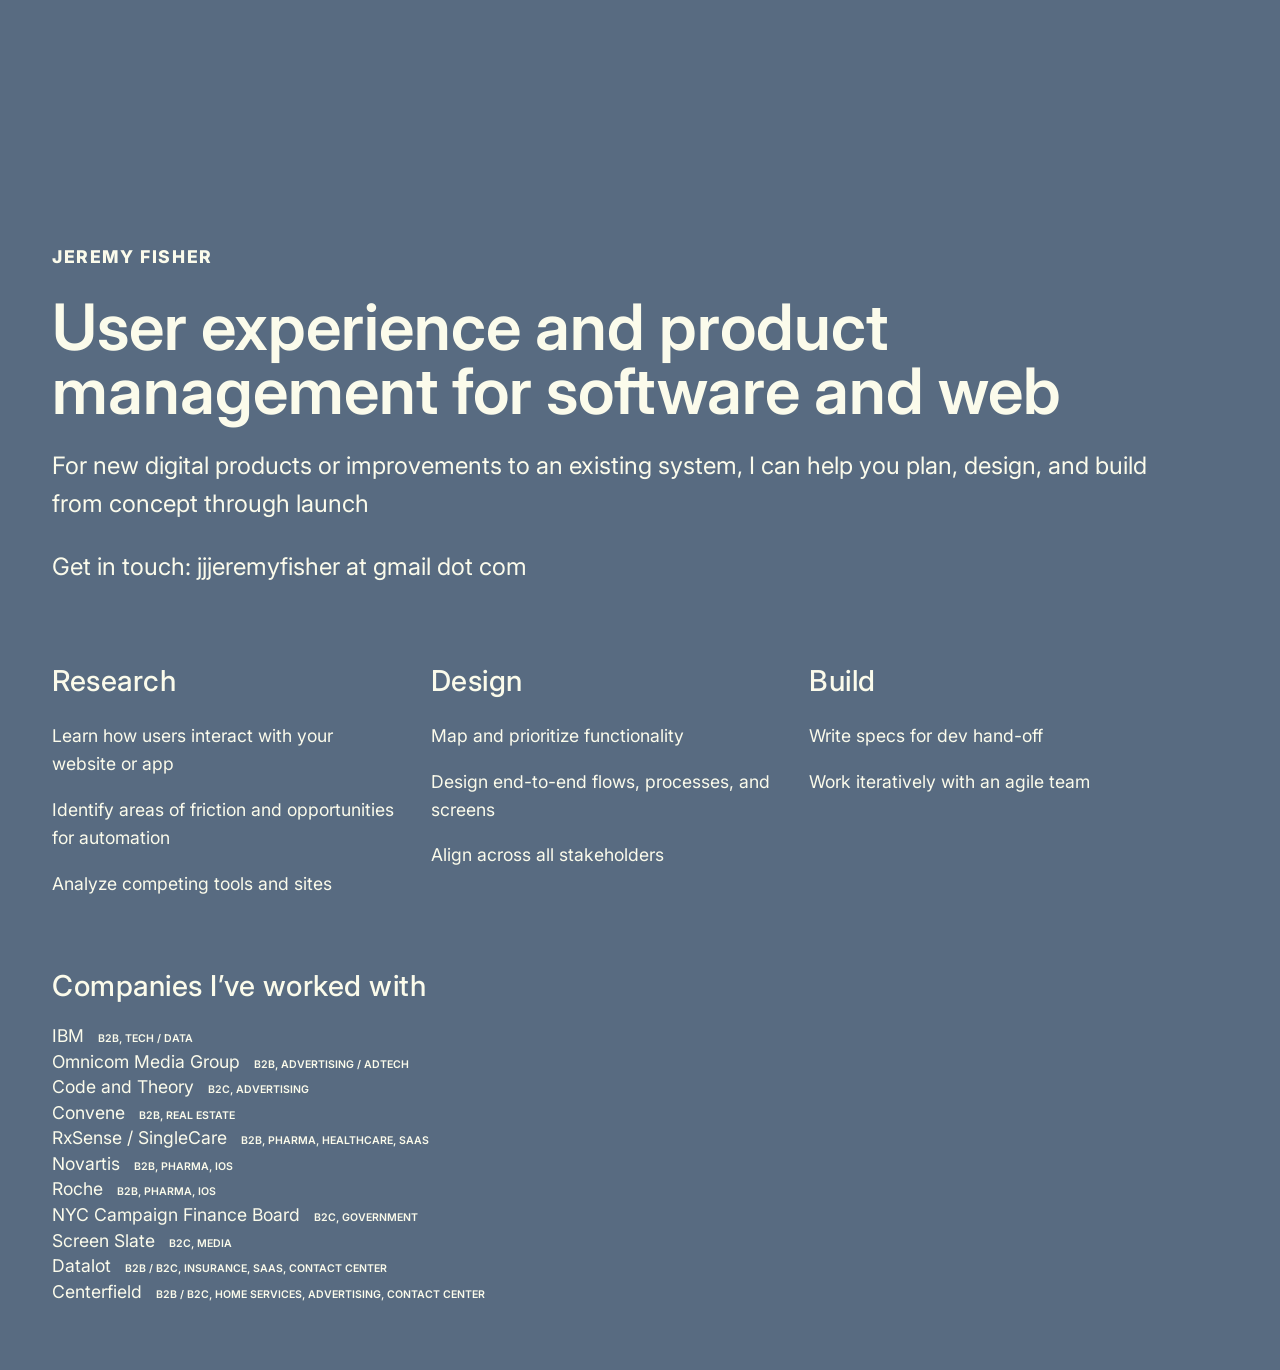
<file: index.html>
<!DOCTYPE html>
<html lang="en">
<head>
    <meta charset="UTF-8">
    <meta name="viewport" content="width=device-width, initial-scale=1.0">
    <link rel="preconnect" href="https://fonts.googleapis.com">
    <link rel="preconnect" href="https://fonts.gstatic.com" crossorigin>
    <link href="https://fonts.googleapis.com/css2?family=Inter:ital,opsz,wght@0,14..32,100..900;1,14..32,100..900&display=swap" rel="stylesheet">
    <title>Research and Design</title>
    <style>
   body {
    font-family: 'Inter', sans-serif;
    margin: 20px;
    padding: 0;
    padding-top: 50px;
    line-height: 1.6;
    background-color: #586b81; /* Updated background color */
    color: #fbfbeb;
    max-width: 1200px;
}

button {
       
        font-size:1.3rem;
        padding: 10px;
        border-radius: 5px;
        border:1px solid black;
    }

header {
    padding: 4rem 2rem 2rem 2rem; /* Increased padding for more spacing */
    padding-top: 150px;
    text-align: left;
}

header h1 {
    font-size: 4rem; /* Larger font size for header */
    margin: 0;
    line-height: 1;
    font-weight: 600;
}

header h2 {
    line-height: 1.2;
}

header h4 {
    font-weight: 800;
    font-size: 1.1rem;
    font-style: normal;
    letter-spacing: 0.1rem;
}

header p {
    font-size: 1.5rem; /* Larger font for subheading */
    margin-top: 1.5rem;
}

h2 {
    line-height: 1.5rem;

}

h3 {
    font-size: 1.8rem; /* Adjust headline font size */
    margin-top: 0;
    margin-bottom: 1rem;
    letter-spacing: .5px;
    font-weight:500;
}

p, ul {
    font-size: 1.1rem; /* Adjust paragraph text size */
    font-weight:400;
}

.columns {
    display: flex;
    flex-wrap: wrap;
    justify-content: space-between;
    padding: 1rem 2rem; /* Increased padding for column section */
}

.column {
    flex: 1;
    margin: 0 2rem 0 0;
    min-width: 200px;
}

.companies, .contact {
    padding: 2rem;

}

.companies ul {
    list-style: none;
    padding: 0;
}

.tags {
    font-size:.6em;
    text-transform: uppercase;
    font-weight:600;
}

.companies ul li {
    margin-bottom: 0.5rem;
    line-height: 1;
}

@media (max-width: 768px) {
    .columns {
        flex-direction: column;
    }

    body {
        padding: 10px;
        margin: 0;
    }

    header {
        padding-top: 40px;
        padding-bottom: 0;
    }

    h3 {
        margin-bottom: 0.5rem;
    }

    p {
        margin-top: 0.5rem;
        line-height: 1.6rem;
    }

    header h1 {
        font-size: 3rem;
    }

    
}


    </style>
</head>
<body>

    <header>
        <h4>JEREMY FISHER</h4>
        <h1>User experience and product management for software and web</h1>
        <p>For new digital products or improvements to an existing system, I can help you plan, design, and build from concept through launch</p>
        <p>Get in touch: jjjeremyfisher at gmail dot com</p>

    </header>

    <section class="columns">
        <div class="column">
            <h3>Research</h3>
            <p>Learn how users interact with your website or app</p>
            <p>Identify areas of friction and opportunities for automation</p>
            <p>Analyze competing tools and sites</p>
        </div>
        <div class="column">
            <h3>Design</h3>
            <p>Map and prioritize functionality</p> 
            <p>Design end-to-end flows, processes, and screens </p>
            <p>Align across all stakeholders</p>
        </div>
        <div class="column">
            <h3>Build</h3>
            <p>Write specs for dev hand-off</p> 
            <p>Work iteratively with an agile team</p>
        </div>
    </section>

    <section class="companies">
        <h3>Companies I’ve worked with</h3>
        <ul>
            <li>IBM &ensp;<span class="tags">B2B, Tech / Data</span></li>
            <li>Omnicom Media Group &ensp;<span class="tags">B2B, Advertising / Adtech</span></li>
            <li>Code and Theory &ensp;<span class="tags">B2C, Advertising</span></li>
            <li>Convene &ensp;<span class="tags">B2B, Real Estate</span></li>
            <li>RxSense / SingleCare &ensp;<span class="tags">B2B, Pharma,  Healthcare, SaaS</span></li>
            <li>Novartis &ensp;<span class="tags">B2B, Pharma, iOS</span></li>
            <li>Roche &ensp;<span class="tags">B2B, Pharma, iOS</span></li>
            <li>NYC Campaign Finance Board &ensp;<span class="tags">B2C, Government</span></li>
            <li>Screen Slate &ensp;<span class="tags">B2C, Media</span></li>
            <li>Datalot &ensp;<span class="tags">B2B / B2C, Insurance, SaaS, Contact Center</span></li>
            <li>Centerfield &ensp;<span class="tags">B2B / B2C, Home Services, Advertising, Contact Center</span></li>
        </ul>
    </section>

<!-- <section class="contact"><h3>Get in touch</h3><p>email me</p></section> -->

    


</body>
</html>
</file>
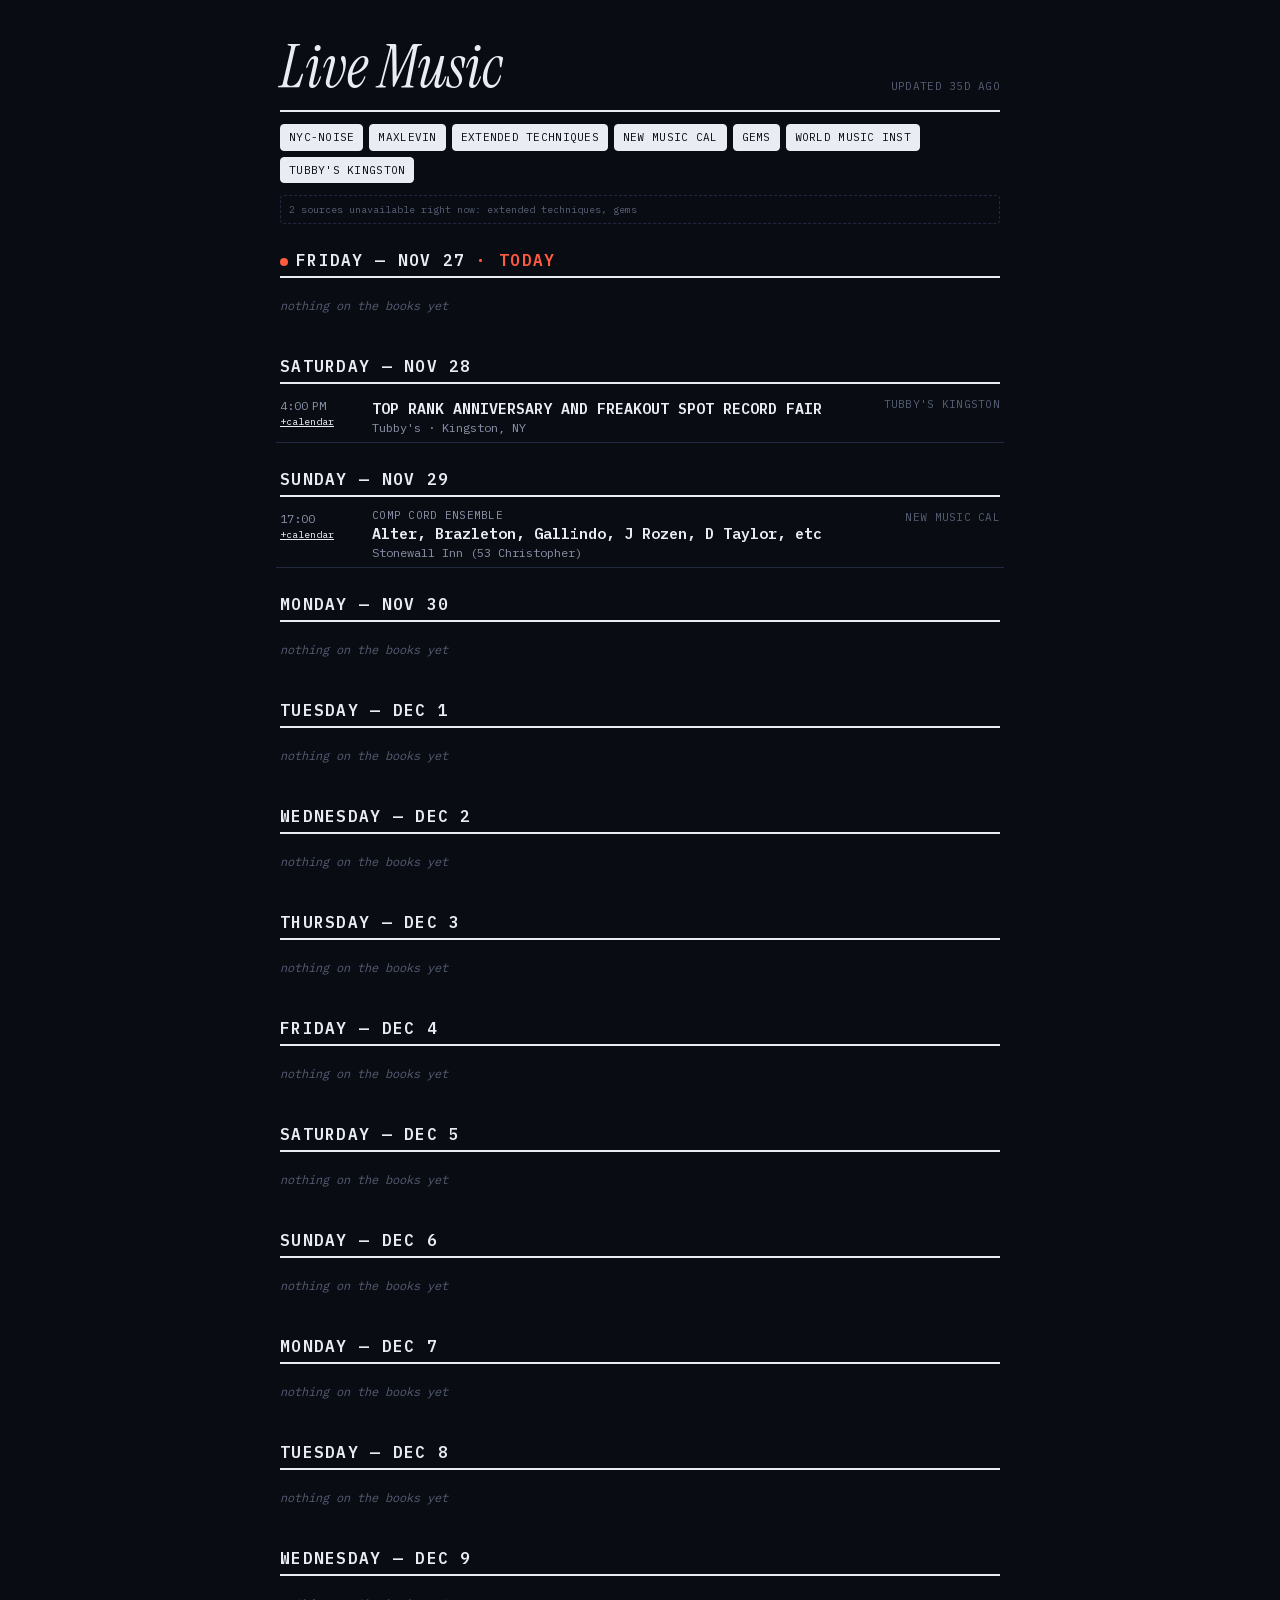
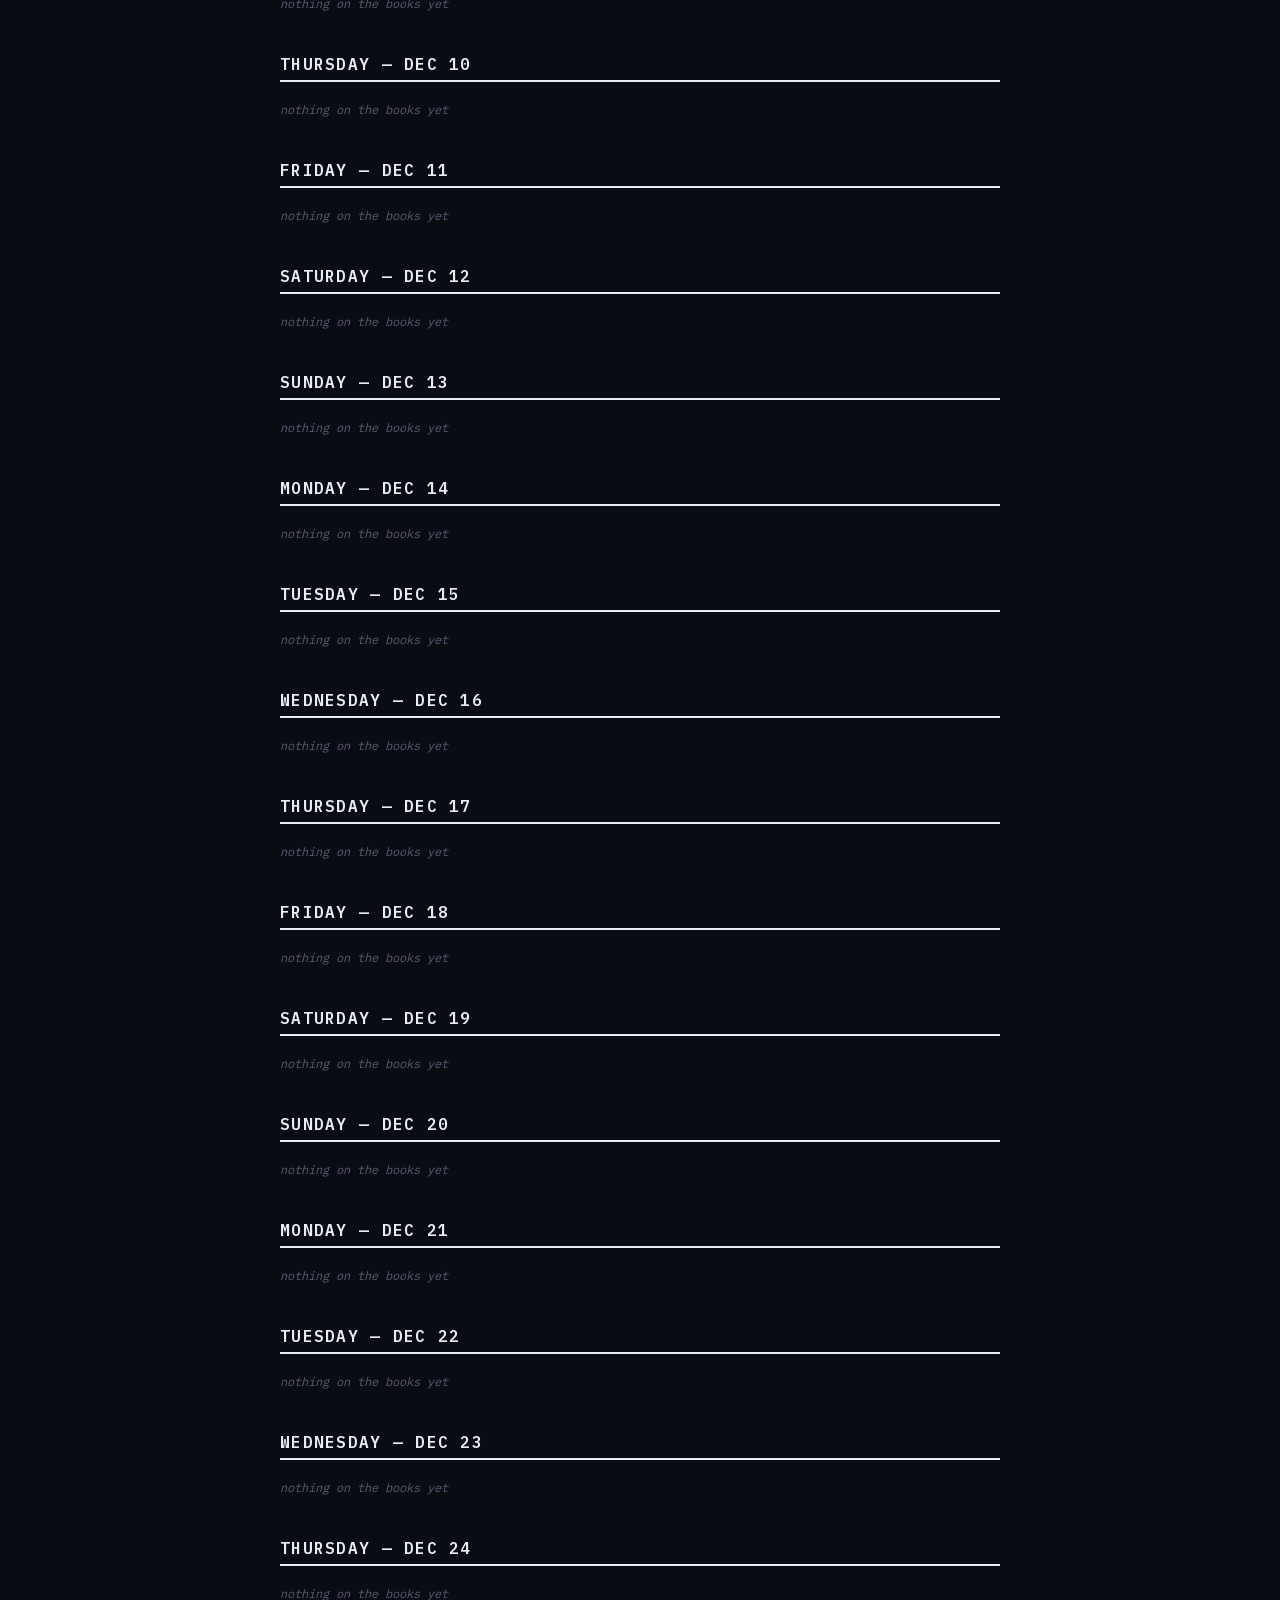
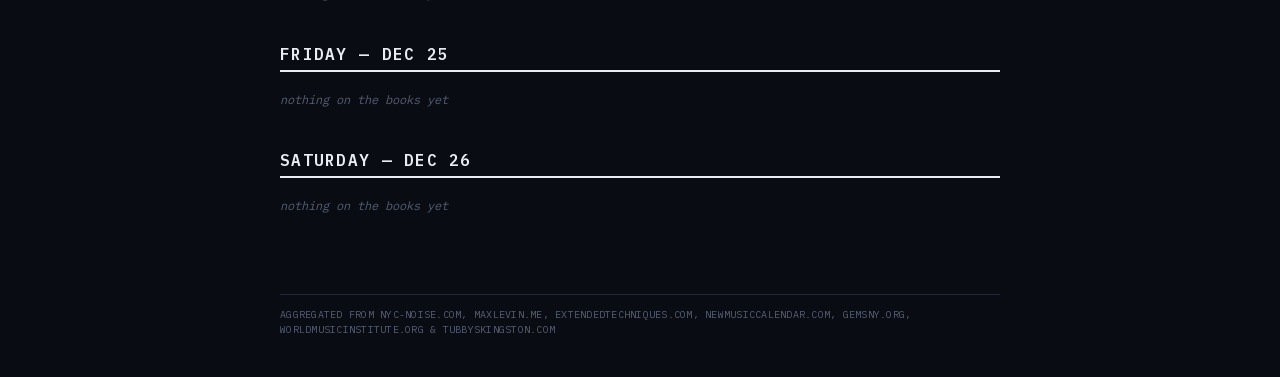
<file: shows/index.html>
<!DOCTYPE html><html lang="en" class="instrument_serif_d780791c-module__Ywp0Sq__variable ibm_plex_mono_a63b03d-module__eNgJjG__variable h-full"><head><meta charSet="utf-8"/><meta name="viewport" content="width=device-width, initial-scale=1"/><link rel="preload" href="/shows/_next/static/media/23b7a97ae3b5c134-s.p.17c61zbdzi3u-.woff2" as="font" crossorigin="" type="font/woff2"/><link rel="preload" href="/shows/_next/static/media/7ebf22b5a21034f8-s.p.3j3877k49yy0l.woff2" as="font" crossorigin="" type="font/woff2"/><link rel="preload" href="/shows/_next/static/media/99e609270109b47d-s.p.30xqm3yldpj47.woff2" as="font" crossorigin="" type="font/woff2"/><link rel="preload" href="/shows/_next/static/media/e41d5df559864f9e-s.p.1g73gv09-xcb6.woff2" as="font" crossorigin="" type="font/woff2"/><link rel="preload" href="/shows/_next/static/media/effe91970fc4db64-s.p.27korwsf9c79u.woff2" as="font" crossorigin="" type="font/woff2"/><link rel="stylesheet" href="/shows/_next/static/chunks/3kul67z1533yt.css" data-precedence="next"/><link rel="preload" as="script" fetchPriority="low" href="/shows/_next/static/chunks/1jq4o6yq14o4c.js"/><script src="/shows/_next/static/chunks/28hwz6gej8xrf.js" async=""></script><script src="/shows/_next/static/chunks/25o46h8mdjlrg.js" async=""></script><script src="/shows/_next/static/chunks/turbopack-1-2r7qso5tl8j.js" async=""></script><script src="/shows/_next/static/chunks/158myu8e_yme3.js" async=""></script><script src="/shows/_next/static/chunks/01jls8451rltk.js" async=""></script><meta name="next-size-adjust" content=""/><title>Live Music — NYC Experimental Show Listings</title><meta name="description" content="Every upcoming NYC-area experimental, noise, and new-music show, pulled from seven independent listings into one agenda."/><link rel="icon" href="/shows/favicon.ico?favicon.2vob68tjqpejf.ico" sizes="256x256" type="image/x-icon"/><script src="/shows/_next/static/chunks/0cz1d0mv5g_q7.js" noModule=""></script></head><body class="h-full min-h-screen"><div hidden=""><!--$--><!--/$--></div><div class="min-h-screen flex flex-col"><header class="max-w-3xl w-full mx-auto px-4 sm:px-6 pt-10 pb-3"><div class="flex items-end justify-between flex-wrap gap-3"><h1 class="font-display italic text-5xl sm:text-6xl leading-[0.9]">Live Music</h1><span class="text-[10px] sm:text-[11px] uppercase tracking-wide text-[var(--ink-faint)] shrink-0"> </span></div><hr class="rule-strong mt-4"/><div class="flex flex-wrap gap-1.5 mt-3"><button aria-pressed="true" class="text-[10px] sm:text-[11px] uppercase tracking-wide px-2 py-1 rounded-sm border transition-colors" style="background:var(--ink);color:var(--paper);border-color:var(--ink)">nyc-noise</button><button aria-pressed="true" class="text-[10px] sm:text-[11px] uppercase tracking-wide px-2 py-1 rounded-sm border transition-colors" style="background:var(--ink);color:var(--paper);border-color:var(--ink)">maxlevin</button><button aria-pressed="true" class="text-[10px] sm:text-[11px] uppercase tracking-wide px-2 py-1 rounded-sm border transition-colors" style="background:var(--ink);color:var(--paper);border-color:var(--ink)">extended techniques</button><button aria-pressed="true" class="text-[10px] sm:text-[11px] uppercase tracking-wide px-2 py-1 rounded-sm border transition-colors" style="background:var(--ink);color:var(--paper);border-color:var(--ink)">new music cal</button><button aria-pressed="true" class="text-[10px] sm:text-[11px] uppercase tracking-wide px-2 py-1 rounded-sm border transition-colors" style="background:var(--ink);color:var(--paper);border-color:var(--ink)">gems</button><button aria-pressed="true" class="text-[10px] sm:text-[11px] uppercase tracking-wide px-2 py-1 rounded-sm border transition-colors" style="background:var(--ink);color:var(--paper);border-color:var(--ink)">world music inst</button><button aria-pressed="true" class="text-[10px] sm:text-[11px] uppercase tracking-wide px-2 py-1 rounded-sm border transition-colors" style="background:var(--ink);color:var(--paper);border-color:var(--ink)">tubby&#x27;s kingston</button></div></header><div class="max-w-3xl w-full mx-auto px-4 sm:px-6"><p class="text-[10px] text-[var(--ink-faint)] border border-dashed border-[var(--rule)] px-2 py-1.5 rounded-sm">2<!-- --> source<!-- -->s<!-- --> unavailable right now:<!-- --> <!-- -->extended techniques, gems</p></div><main class="max-w-3xl w-full mx-auto px-4 sm:px-6 pb-16 flex-1"><section><div class="sticky top-0 z-10 bg-[var(--paper)] pt-6 pb-1"><div class="flex items-baseline gap-2"><span class="h-2 w-2 rounded-full bg-[var(--red)] shrink-0" aria-hidden="true"></span><h2 class="font-mono font-semibold text-sm sm:text-base tracking-[0.08em]">FRIDAY — NOV 27<span class="text-[var(--red)]"> · TODAY</span></h2></div><hr class="rule-strong mt-1"/></div><p class="py-4 text-xs italic text-[var(--ink-faint)]">nothing on the books yet</p></section><section><div class="sticky top-0 z-10 bg-[var(--paper)] pt-6 pb-1"><div class="flex items-baseline gap-2"><h2 class="font-mono font-semibold text-sm sm:text-base tracking-[0.08em]">SATURDAY — NOV 28</h2></div><hr class="rule-strong mt-1"/></div><div><div class="group grid grid-cols-[3.25rem_1fr] gap-x-3 sm:grid-cols-[4.75rem_1fr_9rem] sm:gap-x-4 py-2 border-b border-[var(--rule)] transition-colors hover:bg-[var(--paper-raised)] px-1 -mx-1"><div class="text-[11px] sm:text-xs pt-[3px] leading-[1.1]"><div class="tabular text-[var(--ink-soft)]">4:00 PM</div><a href="https://calendar.google.com/calendar/render?action=TEMPLATE&amp;text=TOP+RANK+ANNIVERSARY+AND+FREAKOUT+SPOT+RECORD+FAIR+%40+Tubby%27s&amp;dates=20261128T210000Z%2F20261129T040000Z&amp;details=Listing%3A+https%3A%2F%2Fwww.tubbyskingston.com%2Fcalendar%2Ftop-rank-anniversary-and-freakout-spot-record-fair&amp;location=Tubby%27s%2C+Kingston%2C+NY" target="_blank" rel="noopener noreferrer" class="block whitespace-nowrap underline text-[9px] sm:text-[10px] text-[var(--ink-faint)] hover:text-[var(--red)] transition-colors mt-1">+calendar</a></div><div class="min-w-0"><a href="https://www.tubbyskingston.com/calendar/top-rank-anniversary-and-freakout-spot-record-fair" target="_blank" rel="noopener noreferrer" class="font-semibold text-[14px] sm:text-[15px] leading-[1] hover:text-[var(--red)] hover:underline transition-colors">TOP RANK ANNIVERSARY AND FREAKOUT SPOT RECORD FAIR</a><div class="text-[11px] sm:text-xs text-[var(--ink-soft)] leading-[1.1] mt-px flex flex-wrap items-baseline gap-x-2"><span>Tubby&#x27;s · Kingston, NY</span></div></div><div class="col-span-2 sm:col-span-1 flex sm:flex-col sm:items-end items-center gap-x-3 gap-y-0.5 mt-1.5 sm:mt-0 text-[10px] sm:text-[11px] text-[var(--ink-faint)]"><span class="uppercase tracking-wide flex gap-1"><a href="https://www.tubbyskingston.com/calendar/top-rank-anniversary-and-freakout-spot-record-fair" target="_blank" rel="noopener noreferrer" class="hover:text-[var(--red)] transition-colors" title="View on tubby&#x27;s kingston">tubby&#x27;s kingston</a></span></div></div></div></section><section><div class="sticky top-0 z-10 bg-[var(--paper)] pt-6 pb-1"><div class="flex items-baseline gap-2"><h2 class="font-mono font-semibold text-sm sm:text-base tracking-[0.08em]">SUNDAY — NOV 29</h2></div><hr class="rule-strong mt-1"/></div><div><div class="group grid grid-cols-[3.25rem_1fr] gap-x-3 sm:grid-cols-[4.75rem_1fr_9rem] sm:gap-x-4 py-2 border-b border-[var(--rule)] transition-colors hover:bg-[var(--paper-raised)] px-1 -mx-1"><div class="text-[11px] sm:text-xs pt-[3px] leading-[1.1]"><div class="tabular text-[var(--ink-soft)]">17:00</div><a href="https://calendar.google.com/calendar/render?action=TEMPLATE&amp;text=Alter%2C+Brazleton%2C+Gallindo%2C+J+Rozen%2C+D+Taylor%2C+etc+%40+Stonewall+Inn+%2853+Christopher%29&amp;dates=20261129%2F20261130&amp;details=Comp+Cord+Ensemble%0AListing%3A+https%3A%2F%2Fcomposersconcordance.wixsite.com%2F2026-2027-season&amp;location=Stonewall+Inn+%2853+Christopher%29" target="_blank" rel="noopener noreferrer" class="block whitespace-nowrap underline text-[9px] sm:text-[10px] text-[var(--ink-faint)] hover:text-[var(--red)] transition-colors mt-1">+calendar</a></div><div class="min-w-0"><div class="text-[10px] sm:text-[11px] uppercase tracking-wide text-[var(--ink-soft)] leading-[1.1] truncate">Comp Cord Ensemble</div><a href="https://composersconcordance.wixsite.com/2026-2027-season" target="_blank" rel="noopener noreferrer" class="font-semibold text-[14px] sm:text-[15px] leading-[1] hover:text-[var(--red)] hover:underline transition-colors">Alter, Brazleton, Gallindo, J Rozen, D Taylor, etc</a><div class="text-[11px] sm:text-xs text-[var(--ink-soft)] leading-[1.1] mt-px flex flex-wrap items-baseline gap-x-2"><span>Stonewall Inn (53 Christopher)</span></div></div><div class="col-span-2 sm:col-span-1 flex sm:flex-col sm:items-end items-center gap-x-3 gap-y-0.5 mt-1.5 sm:mt-0 text-[10px] sm:text-[11px] text-[var(--ink-faint)]"><span class="uppercase tracking-wide flex gap-1"><a href="https://composersconcordance.wixsite.com/2026-2027-season" target="_blank" rel="noopener noreferrer" class="hover:text-[var(--red)] transition-colors" title="View on new music cal">new music cal</a></span></div></div></div></section><section><div class="sticky top-0 z-10 bg-[var(--paper)] pt-6 pb-1"><div class="flex items-baseline gap-2"><h2 class="font-mono font-semibold text-sm sm:text-base tracking-[0.08em]">MONDAY — NOV 30</h2></div><hr class="rule-strong mt-1"/></div><p class="py-4 text-xs italic text-[var(--ink-faint)]">nothing on the books yet</p></section><section><div class="sticky top-0 z-10 bg-[var(--paper)] pt-6 pb-1"><div class="flex items-baseline gap-2"><h2 class="font-mono font-semibold text-sm sm:text-base tracking-[0.08em]">TUESDAY — DEC 1</h2></div><hr class="rule-strong mt-1"/></div><p class="py-4 text-xs italic text-[var(--ink-faint)]">nothing on the books yet</p></section><section><div class="sticky top-0 z-10 bg-[var(--paper)] pt-6 pb-1"><div class="flex items-baseline gap-2"><h2 class="font-mono font-semibold text-sm sm:text-base tracking-[0.08em]">WEDNESDAY — DEC 2</h2></div><hr class="rule-strong mt-1"/></div><p class="py-4 text-xs italic text-[var(--ink-faint)]">nothing on the books yet</p></section><section><div class="sticky top-0 z-10 bg-[var(--paper)] pt-6 pb-1"><div class="flex items-baseline gap-2"><h2 class="font-mono font-semibold text-sm sm:text-base tracking-[0.08em]">THURSDAY — DEC 3</h2></div><hr class="rule-strong mt-1"/></div><p class="py-4 text-xs italic text-[var(--ink-faint)]">nothing on the books yet</p></section><section><div class="sticky top-0 z-10 bg-[var(--paper)] pt-6 pb-1"><div class="flex items-baseline gap-2"><h2 class="font-mono font-semibold text-sm sm:text-base tracking-[0.08em]">FRIDAY — DEC 4</h2></div><hr class="rule-strong mt-1"/></div><p class="py-4 text-xs italic text-[var(--ink-faint)]">nothing on the books yet</p></section><section><div class="sticky top-0 z-10 bg-[var(--paper)] pt-6 pb-1"><div class="flex items-baseline gap-2"><h2 class="font-mono font-semibold text-sm sm:text-base tracking-[0.08em]">SATURDAY — DEC 5</h2></div><hr class="rule-strong mt-1"/></div><p class="py-4 text-xs italic text-[var(--ink-faint)]">nothing on the books yet</p></section><section><div class="sticky top-0 z-10 bg-[var(--paper)] pt-6 pb-1"><div class="flex items-baseline gap-2"><h2 class="font-mono font-semibold text-sm sm:text-base tracking-[0.08em]">SUNDAY — DEC 6</h2></div><hr class="rule-strong mt-1"/></div><p class="py-4 text-xs italic text-[var(--ink-faint)]">nothing on the books yet</p></section><section><div class="sticky top-0 z-10 bg-[var(--paper)] pt-6 pb-1"><div class="flex items-baseline gap-2"><h2 class="font-mono font-semibold text-sm sm:text-base tracking-[0.08em]">MONDAY — DEC 7</h2></div><hr class="rule-strong mt-1"/></div><p class="py-4 text-xs italic text-[var(--ink-faint)]">nothing on the books yet</p></section><section><div class="sticky top-0 z-10 bg-[var(--paper)] pt-6 pb-1"><div class="flex items-baseline gap-2"><h2 class="font-mono font-semibold text-sm sm:text-base tracking-[0.08em]">TUESDAY — DEC 8</h2></div><hr class="rule-strong mt-1"/></div><p class="py-4 text-xs italic text-[var(--ink-faint)]">nothing on the books yet</p></section><section><div class="sticky top-0 z-10 bg-[var(--paper)] pt-6 pb-1"><div class="flex items-baseline gap-2"><h2 class="font-mono font-semibold text-sm sm:text-base tracking-[0.08em]">WEDNESDAY — DEC 9</h2></div><hr class="rule-strong mt-1"/></div><p class="py-4 text-xs italic text-[var(--ink-faint)]">nothing on the books yet</p></section><section><div class="sticky top-0 z-10 bg-[var(--paper)] pt-6 pb-1"><div class="flex items-baseline gap-2"><h2 class="font-mono font-semibold text-sm sm:text-base tracking-[0.08em]">THURSDAY — DEC 10</h2></div><hr class="rule-strong mt-1"/></div><p class="py-4 text-xs italic text-[var(--ink-faint)]">nothing on the books yet</p></section><section><div class="sticky top-0 z-10 bg-[var(--paper)] pt-6 pb-1"><div class="flex items-baseline gap-2"><h2 class="font-mono font-semibold text-sm sm:text-base tracking-[0.08em]">FRIDAY — DEC 11</h2></div><hr class="rule-strong mt-1"/></div><p class="py-4 text-xs italic text-[var(--ink-faint)]">nothing on the books yet</p></section><section><div class="sticky top-0 z-10 bg-[var(--paper)] pt-6 pb-1"><div class="flex items-baseline gap-2"><h2 class="font-mono font-semibold text-sm sm:text-base tracking-[0.08em]">SATURDAY — DEC 12</h2></div><hr class="rule-strong mt-1"/></div><p class="py-4 text-xs italic text-[var(--ink-faint)]">nothing on the books yet</p></section><section><div class="sticky top-0 z-10 bg-[var(--paper)] pt-6 pb-1"><div class="flex items-baseline gap-2"><h2 class="font-mono font-semibold text-sm sm:text-base tracking-[0.08em]">SUNDAY — DEC 13</h2></div><hr class="rule-strong mt-1"/></div><p class="py-4 text-xs italic text-[var(--ink-faint)]">nothing on the books yet</p></section><section><div class="sticky top-0 z-10 bg-[var(--paper)] pt-6 pb-1"><div class="flex items-baseline gap-2"><h2 class="font-mono font-semibold text-sm sm:text-base tracking-[0.08em]">MONDAY — DEC 14</h2></div><hr class="rule-strong mt-1"/></div><p class="py-4 text-xs italic text-[var(--ink-faint)]">nothing on the books yet</p></section><section><div class="sticky top-0 z-10 bg-[var(--paper)] pt-6 pb-1"><div class="flex items-baseline gap-2"><h2 class="font-mono font-semibold text-sm sm:text-base tracking-[0.08em]">TUESDAY — DEC 15</h2></div><hr class="rule-strong mt-1"/></div><p class="py-4 text-xs italic text-[var(--ink-faint)]">nothing on the books yet</p></section><section><div class="sticky top-0 z-10 bg-[var(--paper)] pt-6 pb-1"><div class="flex items-baseline gap-2"><h2 class="font-mono font-semibold text-sm sm:text-base tracking-[0.08em]">WEDNESDAY — DEC 16</h2></div><hr class="rule-strong mt-1"/></div><p class="py-4 text-xs italic text-[var(--ink-faint)]">nothing on the books yet</p></section><section><div class="sticky top-0 z-10 bg-[var(--paper)] pt-6 pb-1"><div class="flex items-baseline gap-2"><h2 class="font-mono font-semibold text-sm sm:text-base tracking-[0.08em]">THURSDAY — DEC 17</h2></div><hr class="rule-strong mt-1"/></div><p class="py-4 text-xs italic text-[var(--ink-faint)]">nothing on the books yet</p></section><section><div class="sticky top-0 z-10 bg-[var(--paper)] pt-6 pb-1"><div class="flex items-baseline gap-2"><h2 class="font-mono font-semibold text-sm sm:text-base tracking-[0.08em]">FRIDAY — DEC 18</h2></div><hr class="rule-strong mt-1"/></div><p class="py-4 text-xs italic text-[var(--ink-faint)]">nothing on the books yet</p></section><section><div class="sticky top-0 z-10 bg-[var(--paper)] pt-6 pb-1"><div class="flex items-baseline gap-2"><h2 class="font-mono font-semibold text-sm sm:text-base tracking-[0.08em]">SATURDAY — DEC 19</h2></div><hr class="rule-strong mt-1"/></div><p class="py-4 text-xs italic text-[var(--ink-faint)]">nothing on the books yet</p></section><section><div class="sticky top-0 z-10 bg-[var(--paper)] pt-6 pb-1"><div class="flex items-baseline gap-2"><h2 class="font-mono font-semibold text-sm sm:text-base tracking-[0.08em]">SUNDAY — DEC 20</h2></div><hr class="rule-strong mt-1"/></div><p class="py-4 text-xs italic text-[var(--ink-faint)]">nothing on the books yet</p></section><section><div class="sticky top-0 z-10 bg-[var(--paper)] pt-6 pb-1"><div class="flex items-baseline gap-2"><h2 class="font-mono font-semibold text-sm sm:text-base tracking-[0.08em]">MONDAY — DEC 21</h2></div><hr class="rule-strong mt-1"/></div><p class="py-4 text-xs italic text-[var(--ink-faint)]">nothing on the books yet</p></section><section><div class="sticky top-0 z-10 bg-[var(--paper)] pt-6 pb-1"><div class="flex items-baseline gap-2"><h2 class="font-mono font-semibold text-sm sm:text-base tracking-[0.08em]">TUESDAY — DEC 22</h2></div><hr class="rule-strong mt-1"/></div><p class="py-4 text-xs italic text-[var(--ink-faint)]">nothing on the books yet</p></section><section><div class="sticky top-0 z-10 bg-[var(--paper)] pt-6 pb-1"><div class="flex items-baseline gap-2"><h2 class="font-mono font-semibold text-sm sm:text-base tracking-[0.08em]">WEDNESDAY — DEC 23</h2></div><hr class="rule-strong mt-1"/></div><p class="py-4 text-xs italic text-[var(--ink-faint)]">nothing on the books yet</p></section><section><div class="sticky top-0 z-10 bg-[var(--paper)] pt-6 pb-1"><div class="flex items-baseline gap-2"><h2 class="font-mono font-semibold text-sm sm:text-base tracking-[0.08em]">THURSDAY — DEC 24</h2></div><hr class="rule-strong mt-1"/></div><p class="py-4 text-xs italic text-[var(--ink-faint)]">nothing on the books yet</p></section><section><div class="sticky top-0 z-10 bg-[var(--paper)] pt-6 pb-1"><div class="flex items-baseline gap-2"><h2 class="font-mono font-semibold text-sm sm:text-base tracking-[0.08em]">FRIDAY — DEC 25</h2></div><hr class="rule-strong mt-1"/></div><p class="py-4 text-xs italic text-[var(--ink-faint)]">nothing on the books yet</p></section><section><div class="sticky top-0 z-10 bg-[var(--paper)] pt-6 pb-1"><div class="flex items-baseline gap-2"><h2 class="font-mono font-semibold text-sm sm:text-base tracking-[0.08em]">SATURDAY — DEC 26</h2></div><hr class="rule-strong mt-1"/></div><p class="py-4 text-xs italic text-[var(--ink-faint)]">nothing on the books yet</p></section></main><footer class="max-w-3xl w-full mx-auto px-4 sm:px-6 pb-10 text-[10px] uppercase tracking-wide text-[var(--ink-faint)]"><hr class="rule mb-3"/>aggregated from nyc-noise.com, maxlevin.me, extendedtechniques.com, newmusiccalendar.com, gemsny.org, worldmusicinstitute.org &amp; tubbyskingston.com</footer></div><!--$--><!--/$--><script src="/shows/_next/static/chunks/1jq4o6yq14o4c.js" id="_R_" async=""></script><script>(self.__next_f=self.__next_f||[]).push([0])</script><script>self.__next_f.push([1,"1:\"$Sreact.fragment\"\n2:I[39756,[\"/shows/_next/static/chunks/158myu8e_yme3.js\"],\"default\"]\n3:I[37457,[\"/shows/_next/static/chunks/158myu8e_yme3.js\"],\"default\"]\n5:I[97367,[\"/shows/_next/static/chunks/158myu8e_yme3.js\"],\"OutletBoundary\"]\n6:\"$Sreact.suspense\"\n8:I[97367,[\"/shows/_next/static/chunks/158myu8e_yme3.js\"],\"ViewportBoundary\"]\na:I[97367,[\"/shows/_next/static/chunks/158myu8e_yme3.js\"],\"MetadataBoundary\"]\nc:I[68027,[\"/shows/_next/static/chunks/158myu8e_yme3.js\"],\"default\",1]\n:HL[\"/shows/_next/static/chunks/3kul67z1533yt.css\",\"style\"]\n:HL[\"/shows/_next/static/media/23b7a97ae3b5c134-s.p.17c61zbdzi3u-.woff2\",\"font\",{\"crossOrigin\":\"\",\"type\":\"font/woff2\"}]\n:HL[\"/shows/_next/static/media/7ebf22b5a21034f8-s.p.3j3877k49yy0l.woff2\",\"font\",{\"crossOrigin\":\"\",\"type\":\"font/woff2\"}]\n:HL[\"/shows/_next/static/media/99e609270109b47d-s.p.30xqm3yldpj47.woff2\",\"font\",{\"crossOrigin\":\"\",\"type\":\"font/woff2\"}]\n:HL[\"/shows/_next/static/media/e41d5df559864f9e-s.p.1g73gv09-xcb6.woff2\",\"font\",{\"crossOrigin\":\"\",\"type\":\"font/woff2\"}]\n:HL[\"/shows/_next/static/media/effe91970fc4db64-s.p.27korwsf9c79u.woff2\",\"font\",{\"crossOrigin\":\"\",\"type\":\"font/woff2\"}]\n"])</script><script>self.__next_f.push([1,"0:{\"P\":null,\"c\":[\"\",\"\"],\"q\":\"\",\"i\":false,\"f\":[[[\"\",{\"children\":[\"__PAGE__\",{}]},\"$undefined\",\"$undefined\",16],[[\"$\",\"$1\",\"c\",{\"children\":[[[\"$\",\"link\",\"0\",{\"rel\":\"stylesheet\",\"href\":\"/shows/_next/static/chunks/3kul67z1533yt.css\",\"precedence\":\"next\",\"crossOrigin\":\"$undefined\",\"nonce\":\"$undefined\"}],[\"$\",\"script\",\"script-0\",{\"src\":\"/shows/_next/static/chunks/158myu8e_yme3.js\",\"async\":true,\"nonce\":\"$undefined\"}]],[\"$\",\"html\",null,{\"lang\":\"en\",\"className\":\"instrument_serif_d780791c-module__Ywp0Sq__variable ibm_plex_mono_a63b03d-module__eNgJjG__variable h-full\",\"children\":[\"$\",\"body\",null,{\"className\":\"h-full min-h-screen\",\"children\":[\"$\",\"$L2\",null,{\"parallelRouterKey\":\"children\",\"error\":\"$undefined\",\"errorStyles\":\"$undefined\",\"errorScripts\":\"$undefined\",\"template\":[\"$\",\"$L3\",null,{}],\"templateStyles\":\"$undefined\",\"templateScripts\":\"$undefined\",\"notFound\":[[[\"$\",\"title\",null,{\"children\":\"404: This page could not be found.\"}],[\"$\",\"div\",null,{\"style\":{\"fontFamily\":\"system-ui,\\\"Segoe UI\\\",Roboto,Helvetica,Arial,sans-serif,\\\"Apple Color Emoji\\\",\\\"Segoe UI Emoji\\\"\",\"height\":\"100vh\",\"textAlign\":\"center\",\"display\":\"flex\",\"flexDirection\":\"column\",\"alignItems\":\"center\",\"justifyContent\":\"center\"},\"children\":[\"$\",\"div\",null,{\"children\":[[\"$\",\"style\",null,{\"dangerouslySetInnerHTML\":{\"__html\":\"body{color:#000;background:#fff;margin:0}.next-error-h1{border-right:1px solid rgba(0,0,0,.3)}@media (prefers-color-scheme:dark){body{color:#fff;background:#000}.next-error-h1{border-right:1px solid rgba(255,255,255,.3)}}\"}}],[\"$\",\"h1\",null,{\"className\":\"next-error-h1\",\"style\":{\"display\":\"inline-block\",\"margin\":\"0 20px 0 0\",\"padding\":\"0 23px 0 0\",\"fontSize\":24,\"fontWeight\":500,\"verticalAlign\":\"top\",\"lineHeight\":\"49px\"},\"children\":404}],[\"$\",\"div\",null,{\"style\":{\"display\":\"inline-block\"},\"children\":[\"$\",\"h2\",null,{\"style\":{\"fontSize\":14,\"fontWeight\":400,\"lineHeight\":\"49px\",\"margin\":0},\"children\":\"This page could not be found.\"}]}]]}]}]],[]],\"forbidden\":\"$undefined\",\"unauthorized\":\"$undefined\"}]}]}]]}],{\"children\":[[\"$\",\"$1\",\"c\",{\"children\":[\"$L4\",[[\"$\",\"script\",\"script-0\",{\"src\":\"/shows/_next/static/chunks/01jls8451rltk.js\",\"async\":true,\"nonce\":\"$undefined\"}]],[\"$\",\"$L5\",null,{\"children\":[\"$\",\"$6\",null,{\"name\":\"Next.MetadataOutlet\",\"children\":\"$@7\"}]}]]}],{},null,false,null]},null,false,null],[\"$\",\"$1\",\"h\",{\"children\":[null,[\"$\",\"$L8\",null,{\"children\":\"$L9\"}],[\"$\",\"div\",null,{\"hidden\":true,\"children\":[\"$\",\"$La\",null,{\"children\":[\"$\",\"$6\",null,{\"name\":\"Next.Metadata\",\"children\":\"$Lb\"}]}]}],[\"$\",\"meta\",null,{\"name\":\"next-size-adjust\",\"content\":\"\"}]]}],false]],\"m\":\"$undefined\",\"G\":[\"$c\",[[\"$\",\"link\",\"0\",{\"rel\":\"stylesheet\",\"href\":\"/shows/_next/static/chunks/3kul67z1533yt.css\",\"precedence\":\"next\",\"crossOrigin\":\"$undefined\",\"nonce\":\"$undefined\"}]]],\"S\":true,\"h\":null,\"s\":\"$undefined\",\"l\":\"$undefined\",\"p\":\"$undefined\",\"d\":\"$undefined\",\"b\":\"7xqfhFqaJudixXzB1PeNA\"}\n"])</script><script>self.__next_f.push([1,"9:[[\"$\",\"meta\",\"0\",{\"charSet\":\"utf-8\"}],[\"$\",\"meta\",\"1\",{\"name\":\"viewport\",\"content\":\"width=device-width, initial-scale=1\"}]]\n"])</script><script>self.__next_f.push([1,"d:I[27201,[\"/shows/_next/static/chunks/158myu8e_yme3.js\"],\"IconMark\"]\n7:null\nb:[[\"$\",\"title\",\"0\",{\"children\":\"Live Music — NYC Experimental Show Listings\"}],[\"$\",\"meta\",\"1\",{\"name\":\"description\",\"content\":\"Every upcoming NYC-area experimental, noise, and new-music show, pulled from seven independent listings into one agenda.\"}],[\"$\",\"link\",\"2\",{\"rel\":\"icon\",\"href\":\"/shows/favicon.ico?favicon.2vob68tjqpejf.ico\",\"sizes\":\"256x256\",\"type\":\"image/x-icon\"}],[\"$\",\"$Ld\",\"3\",{}]]\n"])</script><script>self.__next_f.push([1,"e:I[94181,[\"/shows/_next/static/chunks/158myu8e_yme3.js\",\"/shows/_next/static/chunks/01jls8451rltk.js\"],\"AgendaView\"]\n"])</script><script>self.__next_f.push([1,"4:[\"$\",\"$Le\",null,{\"initial\":{\"events\":[{\"id\":\"nyc-noise-f70b974d79e456fc\",\"date\":\"2026-10-30\",\"timeDisplay\":\"6pm-10pm\",\"sortMinutes\":1080,\"artists\":[\"Ibrahima Sow, Duff McIntosh\"],\"venue\":\"p.i.t. (property is theft)\",\"neighborhood\":\"los sures / williamsburg\",\"borough\":\"Brooklyn\",\"price\":\"notaflof\",\"ticketUrl\":null,\"sourceUrl\":\"https://www.propertyistheft.org/events/lj8wzvhvfb5gysvy2j6uympfndrywk\",\"source\":\"nyc-noise\",\"mergedFrom\":[],\"outOfTown\":false},{\"id\":\"nyc-noise-fa0440718bbaa60a\",\"date\":\"2026-10-30\",\"timeDisplay\":\"6pm\",\"sortMinutes\":1080,\"artists\":[\"Harlan Steed, Skuzland, Rugirugz, Torrestrial, Dr. Slice, Trip Villain\"],\"venue\":\"the meadows\",\"neighborhood\":\"east williamsburg\",\"borough\":\"Brooklyn\",\"ticketUrl\":\"https://kydlabs.com/e/EVcdef236c-71c9-48a9-9787-c4cc188a5853\",\"sourceUrl\":\"https://kydlabs.com/e/EVcdef236c-71c9-48a9-9787-c4cc188a5853\",\"source\":\"nyc-noise\",\"mergedFrom\":[],\"outOfTown\":false},{\"id\":\"tubbyskingston-a8a1d195e723d6ac\",\"date\":\"2026-10-30\",\"timeDisplay\":\"6:30 PM-11:59 PM\",\"sortMinutes\":1110,\"title\":\"TUBBY'S HALLOWEEN COVER BAND BATTLE NIGHT 2\",\"artists\":[],\"venue\":\"Tubby's\",\"neighborhood\":\"Kingston, NY\",\"ticketUrl\":null,\"sourceUrl\":\"https://www.tubbyskingston.com/calendar/tubbys-halloween-cover-band-battle-night-2\",\"source\":\"tubbyskingston\",\"mergedFrom\":[],\"outOfTown\":false},{\"id\":\"nyc-noise-c02410bf805541e0\",\"date\":\"2026-10-30\",\"timeDisplay\":\"7pm\",\"sortMinutes\":1140,\"title\":\"Friday Night Noise\",\"artists\":[\"Moth Morgue, Dagger Wound, Horsesick, Drow\"],\"venue\":\"fringe records\",\"neighborhood\":\"ridgewood\",\"borough\":\"Queens\",\"ticketUrl\":null,\"sourceUrl\":\"https://fringerecords.com/calendar\",\"source\":\"nyc-noise\",\"mergedFrom\":[],\"outOfTown\":false},{\"id\":\"nyc-noise-f2116d1b8fc90e28\",\"date\":\"2026-10-30\",\"timeDisplay\":\"7pm-10pm\",\"sortMinutes\":1140,\"artists\":[\"Masma Dream World, The Human Dream Project, 'nguento, Aeonium (DJ)\"],\"venue\":\"stone circle at ridgewood presby\",\"neighborhood\":\"ridgewood\",\"borough\":\"Queens\",\"ticketUrl\":\"https://theticketing.co/e/11452\",\"sourceUrl\":\"https://theticketing.co/e/11452\",\"source\":\"nyc-noise\",\"mergedFrom\":[],\"outOfTown\":false},{\"id\":\"nyc-noise-926f84661549ebe3\",\"date\":\"2026-10-30\",\"timeDisplay\":\"7pm\",\"sortMinutes\":1140,\"title\":\"Halloween Cover Show\",\"artists\":[\"ickypop, Bill Diver's Passion Project, Sara Devoe, Babe City\"],\"venue\":\"hart bar\",\"neighborhood\":\"bushwick\",\"borough\":\"Brooklyn\",\"ticketUrl\":null,\"sourceUrl\":\"https://www.hartbarnyc.com/shows\",\"source\":\"nyc-noise\",\"mergedFrom\":[],\"outOfTown\":false},{\"id\":\"maxlevin-2731d5e5102899a2\",\"date\":\"2026-10-30\",\"timeDisplay\":\"7:00 PM\",\"sortMinutes\":1140,\"title\":\"Sina Najafi talks about genocide with Eyal Weizman\",\"artists\":[],\"venue\":\"John Giorno Foundation\",\"borough\":\"Manhattan\",\"ticketUrl\":null,\"sourceUrl\":\"https://maxlevin.me/upcoming-events/\",\"source\":\"maxlevin\",\"mergedFrom\":[],\"outOfTown\":false},{\"id\":\"nyc-noise-e9d3575da81ed5eb\",\"date\":\"2026-10-30\",\"timeDisplay\":\"7:30pm\",\"sortMinutes\":1170,\"artists\":[\"DITZ, Adult Human Females\"],\"venue\":\"tv eye\",\"neighborhood\":\"ridgewood\",\"borough\":\"Queens\",\"ticketUrl\":\"https://wl.eventim.us/event/ditz-adult-human-females/702154\",\"sourceUrl\":\"https://wl.eventim.us/event/ditz-adult-human-females/702154\",\"source\":\"nyc-noise\",\"mergedFrom\":[],\"outOfTown\":false},{\"id\":\"newmusiccalendar-ed3d7f24b1210048\",\"date\":\"2026-10-30\",\"timeDisplay\":\"7:30 PM\",\"sortMinutes\":1170,\"title\":\"M. Abels: Get Out (film w/ live score)\",\"artists\":[\"NY Phil\"],\"venue\":\"NY Phil\",\"price\":\"$$$-$$$$$\",\"ticketUrl\":\"https://www.nyphil.org/concerts-tickets/2627/get-out-in-concert/\",\"sourceUrl\":\"https://www.nyphil.org/concerts-tickets/2627/get-out-in-concert/\",\"source\":\"newmusiccalendar\",\"mergedFrom\":[],\"outOfTown\":false,\"emphasizeTitle\":true},{\"id\":\"newmusiccalendar-8946531ff64d75a2\",\"date\":\"2026-10-30\",\"timeDisplay\":\"7:30 PM\",\"sortMinutes\":1170,\"title\":\"all E Alberga string quartets\",\"artists\":[\"Green Room Ensemble\"],\"venue\":\"Sawdust\",\"price\":\"40 + 10 = 50\",\"ticketUrl\":\"https://www.nationalsawdust.org/event/eleanor-alberga-the-string-quartet-cycle\",\"sourceUrl\":\"https://www.nationalsawdust.org/event/eleanor-alberga-the-string-quartet-cycle\",\"source\":\"newmusiccalendar\",\"mergedFrom\":[],\"outOfTown\":false,\"emphasizeTitle\":true},{\"id\":\"newmusiccalendar-2bfcf0ae165b7684\",\"date\":\"2026-10-30\",\"timeDisplay\":\"7:30 PM\",\"sortMinutes\":1170,\"title\":\"Weir, Lewis, Merivale, Festinger, Karchin, E Hoffman\",\"artists\":[\"Fidelio Trio\"],\"venue\":\"Tenri\",\"price\":\"free\",\"ticketUrl\":\"https://www.eventbrite.com/e/the-fidelio-trio-in-concert-music-of-ireland-britain-and-america-tickets-1999933615280\",\"sourceUrl\":\"https://www.eventbrite.com/e/the-fidelio-trio-in-concert-music-of-ireland-britain-and-america-tickets-1999933615280\",\"source\":\"newmusiccalendar\",\"mergedFrom\":[],\"outOfTown\":false,\"emphasizeTitle\":true},{\"id\":\"nyc-noise-99436d16915a0bb0\",\"date\":\"2026-10-30\",\"timeDisplay\":\"8pm\",\"sortMinutes\":1200,\"title\":\"HALLOWEEN\",\"artists\":[\"Machine Girl, Deli Girls, yesterdayneverhappened\"],\"venue\":\"pioneer works\",\"neighborhood\":\"red hook\",\"borough\":\"Brooklyn\",\"price\":\"$$$\",\"ticketUrl\":\"https://pioneerworks.org/programs/machine-girl\",\"sourceUrl\":\"https://pioneerworks.org/programs/machine-girl\",\"source\":\"nyc-noise\",\"mergedFrom\":[],\"outOfTown\":false},{\"id\":\"nyc-noise-5719a2008474c6ec\",\"date\":\"2026-10-30\",\"timeDisplay\":\"8pm\",\"sortMinutes\":1200,\"artists\":[\"EMA \u0026 Tabitha Nikolai\"],\"venue\":\"roulette\",\"neighborhood\":\"downtown\",\"borough\":\"Brooklyn\",\"price\":\"$$$\",\"ticketUrl\":\"https://roulette.org/event/erika-m-anderson-ema-tabitha-nikolai/\",\"sourceUrl\":\"https://roulette.org/event/erika-m-anderson-ema-tabitha-nikolai/\",\"source\":\"nyc-noise\",\"mergedFrom\":[],\"outOfTown\":false},{\"id\":\"nyc-noise-7753c6b41aa7ba2b\",\"date\":\"2026-10-30\",\"timeDisplay\":\"8:30pm\",\"sortMinutes\":1230,\"title\":\"Bernstein #3/4\",\"artists\":[\"Nu Diaspora Blues (Steven Bernstein, Marcus Rojas, Billy Martin, Brandon Ross)\"],\"venue\":\"the stone\",\"neighborhood\":\"greenwich village\",\"borough\":\"Manhattan\",\"ticketUrl\":null,\"sourceUrl\":\"http://thestonenyc.com/calendar.php\",\"source\":\"nyc-noise\",\"mergedFrom\":[],\"outOfTown\":false},{\"id\":\"nyc-noise-9ad9757c0750bd1e\",\"date\":\"2026-10-30\",\"timeDisplay\":\"8:30pm\",\"sortMinutes\":1230,\"artists\":[\"Spookey Ruben, Alice Cohen, S. Chimaera\"],\"venue\":\"footlight at windjammer\",\"neighborhood\":\"ridgewood\",\"borough\":\"Queens\",\"price\":\"notaflof\",\"ticketUrl\":\"https://pools.events/event/LfHqt1ER/spooky-ruben-alice-cohen-monkey/\",\"sourceUrl\":\"https://pools.events/event/LfHqt1ER/spooky-ruben-alice-cohen-monkey/\",\"source\":\"nyc-noise\",\"mergedFrom\":[],\"outOfTown\":false},{\"id\":\"nyc-noise-7ecd91ac97d69578\",\"date\":\"2026-10-30\",\"timeDisplay\":\"9:30pm-4am\",\"sortMinutes\":1290,\"title\":\"Diamond Club\",\"artists\":[\"Rosa Pistola, TSVI, Dream, Alexis Jae (live) + DJ Delish, SEXINCHURCH, BLAIZE, Girlypop Princess\"],\"venue\":\"paragon\",\"neighborhood\":\"bushwick\",\"borough\":\"Brooklyn\",\"ticketUrl\":\"https://ra.co/events/2514846\",\"sourceUrl\":\"https://ra.co/events/2514846\",\"source\":\"nyc-noise\",\"mergedFrom\":[],\"outOfTown\":false},{\"id\":\"nyc-noise-6cf7784a2d704492\",\"date\":\"2026-10-30\",\"timeDisplay\":\"10pm-4am\",\"sortMinutes\":1320,\"artists\":[\"Vyper, AMAYAH, DAIYAH\"],\"venue\":\"bossa nova civic club\",\"neighborhood\":\"bushwick\",\"borough\":\"Brooklyn\",\"ticketUrl\":null,\"sourceUrl\":\"https://ra.co/events/2547886\",\"source\":\"nyc-noise\",\"mergedFrom\":[],\"outOfTown\":false},{\"id\":\"nyc-noise-3e39fc0cb40c1b7b\",\"date\":\"2026-10-30\",\"timeDisplay\":\"10pm friday to 3pm sun\",\"sortMinutes\":1320,\"artists\":[\"HALLOWEEN NONSTOP\"],\"venue\":\"nowadays\",\"neighborhood\":\"ridgewood\",\"borough\":\"Queens\",\"price\":\"$$$\",\"ticketUrl\":\"https://ra.co/events/2522261\",\"sourceUrl\":\"https://ra.co/events/2522261\",\"source\":\"nyc-noise\",\"mergedFrom\":[],\"outOfTown\":false},{\"id\":\"nyc-noise-e27040de948106a4\",\"date\":\"2026-10-31\",\"timeDisplay\":\"2pm\",\"sortMinutes\":840,\"title\":\"Show Brain Halloween\",\"artists\":[\"Bodega, First President of Japan, Nabihah Iqbal, \u0026 more\"],\"venue\":\"tompkins square park\",\"borough\":\"Manhattan\",\"price\":\"free\",\"ticketUrl\":null,\"sourceUrl\":\"https://www.eventbrite.com/o/121310963830\",\"source\":\"nyc-noise\",\"mergedFrom\":[],\"outOfTown\":false},{\"id\":\"newmusiccalendar-b5b3d5d0eda44d9c\",\"date\":\"2026-10-31\",\"timeDisplay\":\"2:00 PM\",\"sortMinutes\":840,\"title\":\"all Schwimmer?\",\"artists\":[\"R. Schwimmer\",\"pno\"],\"venue\":\"Bargemusic at Bkn Bridge Park Boathouse\",\"price\":\"free\",\"ticketUrl\":\"https://www.bargemusic.org/concert/special-halloween-concert-with-rob-schwimmer/\",\"sourceUrl\":\"https://www.bargemusic.org/concert/special-halloween-concert-with-rob-schwimmer/\",\"source\":\"newmusiccalendar\",\"mergedFrom\":[],\"outOfTown\":false,\"emphasizeTitle\":true},{\"id\":\"nyc-noise-cf3c62262bc36f31\",\"date\":\"2026-10-31\",\"timeDisplay\":\"6pm-10pm\",\"sortMinutes\":1080,\"artists\":[\"Punk Rock Halloween\"],\"venue\":\"p.i.t. (property is theft)\",\"neighborhood\":\"los sures / williamsburg\",\"borough\":\"Brooklyn\",\"price\":\"notaflof\",\"ticketUrl\":null,\"sourceUrl\":\"https://www.propertyistheft.org/events/1ymru1k87u6obi4q9524redipyk8ig\",\"source\":\"nyc-noise\",\"mergedFrom\":[],\"outOfTown\":false},{\"id\":\"tubbyskingston-40b4f11c6056d55c\",\"date\":\"2026-10-31\",\"timeDisplay\":\"6:30 PM-11:59 PM\",\"sortMinutes\":1110,\"title\":\"TUBBY'S HALLOWEEN COVER BAND BATTLE NIGHT 3\",\"artists\":[],\"venue\":\"Tubby's\",\"neighborhood\":\"Kingston, NY\",\"ticketUrl\":null,\"sourceUrl\":\"https://www.tubbyskingston.com/calendar/tubbys-halloween-cover-band-battle-night-3\",\"source\":\"tubbyskingston\",\"mergedFrom\":[],\"outOfTown\":false},{\"id\":\"nyc-noise-4f6f27deaec2cc33\",\"date\":\"2026-10-31\",\"timeDisplay\":\"7pm-10pm\",\"sortMinutes\":1140,\"artists\":[\"Halloween\"],\"venue\":\"mama tried\",\"neighborhood\":\"sunset park\",\"borough\":\"Brooklyn\",\"price\":\"notaflof\",\"ticketUrl\":null,\"sourceUrl\":\"https://mamatriedbk.com/upcoming-events/halloween-cover-bands\",\"source\":\"nyc-noise\",\"mergedFrom\":[],\"outOfTown\":false},{\"id\":\"nyc-noise-b09a76101ef8c192\",\"date\":\"2026-10-31\",\"timeDisplay\":\"7pm-11pm\",\"sortMinutes\":1140,\"artists\":[\"HALLOWEEN SHIT\"],\"venue\":\"the broadway\",\"neighborhood\":\"bushwick\",\"borough\":\"Brooklyn\",\"ticketUrl\":\"https://www.thebroadway.nyc/showcalendar/halloween-cover-show-ft-deftones-joyce-manor-modest-mouse-siouxsie-and-the-banshees\",\"sourceUrl\":\"https://www.thebroadway.nyc/showcalendar/halloween-cover-show-ft-deftones-joyce-manor-modest-mouse-siouxsie-and-the-banshees\",\"source\":\"nyc-noise\",\"mergedFrom\":[],\"outOfTown\":false},{\"id\":\"newmusiccalendar-d8719f00d7b06843\",\"date\":\"2026-10-31\",\"timeDisplay\":\"7:30 PM\",\"sortMinutes\":1170,\"title\":\"M. Abels: Get Out (film w/ live score)\",\"artists\":[\"NY Phil\"],\"venue\":\"NY Phil\",\"price\":\"$$$-$$$$$\",\"ticketUrl\":\"https://www.nyphil.org/concerts-tickets/2627/get-out-in-concert/\",\"sourceUrl\":\"https://www.nyphil.org/concerts-tickets/2627/get-out-in-concert/\",\"source\":\"newmusiccalendar\",\"mergedFrom\":[],\"outOfTown\":false,\"emphasizeTitle\":true},{\"id\":\"newmusiccalendar-94cbfa93aac36f9d\",\"date\":\"2026-10-31\",\"timeDisplay\":\"7:30 PM\",\"sortMinutes\":1170,\"title\":\"D Crowell, L Adu, Yeeun Sim\",\"artists\":[\"Unheard-Of\"],\"venue\":\"Mise_En Harlem\",\"price\":\"free\",\"ticketUrl\":\"https://www.eventbrite.com/e/unheard-of-dialogues-this-world-and-another-album-release-show-tickets-2002833572129\",\"sourceUrl\":\"https://www.eventbrite.com/e/unheard-of-dialogues-this-world-and-another-album-release-show-tickets-2002833572129\",\"source\":\"newmusiccalendar\",\"mergedFrom\":[],\"outOfTown\":false,\"emphasizeTitle\":true},{\"id\":\"nyc-noise-3b35eec9688d0733\",\"date\":\"2026-10-31\",\"timeDisplay\":\"8pm-9:30pm\",\"sortMinutes\":1200,\"title\":\"Kou Arts presents\",\"artists\":[\"Oren Ambarchi, Randall Dunn\"],\"venue\":\"blank forms on lafayette\",\"neighborhood\":\"~chinatown\",\"borough\":\"Manhattan\",\"ticketUrl\":\"https://www.viewcy.com/event/oren_ambarchi__randa\",\"sourceUrl\":\"https://www.viewcy.com/event/oren_ambarchi__randa\",\"source\":\"nyc-noise\",\"mergedFrom\":[],\"outOfTown\":false},{\"id\":\"newmusiccalendar-a1edf718307fe115\",\"date\":\"2026-10-31\",\"timeDisplay\":\"8:00 PM\",\"sortMinutes\":1200,\"title\":\"Mazzoli: Lincoln in the Bardo\",\"artists\":[\"Met Opera\"],\"venue\":\"Met Opera\",\"price\":\"$$ - $$$$$\",\"ticketUrl\":\"https://www.metopera.org/season/2026-27-season/lincoln-in-the-bardo/\",\"sourceUrl\":\"https://www.metopera.org/season/2026-27-season/lincoln-in-the-bardo/\",\"source\":\"newmusiccalendar\",\"mergedFrom\":[],\"outOfTown\":false,\"emphasizeTitle\":true},{\"id\":\"nyc-noise-98f3bb012304edc3\",\"date\":\"2026-10-31\",\"timeDisplay\":\"8:30pm\",\"sortMinutes\":1230,\"title\":\"The Brooklyn Witch Trials\",\"artists\":[\"Every Flavor Weather Machine, Art Grey Noizz Quintet, Smugly Ugly, Mother Pigeon Revival\"],\"venue\":\"rubulad\",\"neighborhood\":\"bushwick\",\"borough\":\"Brooklyn\",\"price\":\"$$$\",\"ticketUrl\":\"https://pools.events/event/jjg8OiDP/the-brooklyn-witch-trials/\",\"sourceUrl\":\"https://pools.events/event/jjg8OiDP/the-brooklyn-witch-trials/\",\"source\":\"nyc-noise\",\"mergedFrom\":[],\"outOfTown\":false},{\"id\":\"nyc-noise-83b6c203f406abb8\",\"date\":\"2026-10-31\",\"timeDisplay\":\"8:30pm\",\"sortMinutes\":1230,\"title\":\"Bernstein #4/4\",\"artists\":[\"Sexmob Kurt Weill Halloween (Steven Bernstein, Briggan Krauss, Tony Scherr, Kenny Wollesen)\"],\"venue\":\"the stone\",\"neighborhood\":\"greenwich village\",\"borough\":\"Manhattan\",\"ticketUrl\":null,\"sourceUrl\":\"http://thestonenyc.com/calendar.php\",\"source\":\"nyc-noise\",\"mergedFrom\":[],\"outOfTown\":false},{\"id\":\"nyc-noise-95db43052b56d381\",\"date\":\"2026-10-31\",\"timeDisplay\":\"10pm friday to 3pm sun\",\"sortMinutes\":1320,\"artists\":[\"HALLOWEEN NONSTOP\"],\"venue\":\"nowadays\",\"neighborhood\":\"ridgewood\",\"borough\":\"Queens\",\"price\":\"$$$\",\"ticketUrl\":\"https://ra.co/events/2522261\",\"sourceUrl\":\"https://ra.co/events/2522261\",\"source\":\"nyc-noise\",\"mergedFrom\":[],\"outOfTown\":false},{\"id\":\"nyc-noise-d73a30cb3772a151\",\"date\":\"2026-10-31\",\"timeDisplay\":\"10pm-4am\",\"sortMinutes\":1320,\"artists\":[\"Twerk 2 Freedom: Nightmare On Twerk St\"],\"venue\":\"bossa nova civic club\",\"neighborhood\":\"bushwick\",\"borough\":\"Brooklyn\",\"ticketUrl\":null,\"sourceUrl\":\"https://ra.co/events/2550644\",\"source\":\"nyc-noise\",\"mergedFrom\":[],\"outOfTown\":false},{\"id\":\"nyc-noise-44e6f1a195939b84\",\"date\":\"2026-10-31\",\"timeDisplay\":\"10:30pm-3am\",\"sortMinutes\":1350,\"title\":\"Halloween\",\"artists\":[\"Boris, Juana, VILE + DJ SWISHA, nextdimensional\"],\"venue\":\"paragon\",\"neighborhood\":\"bushwick\",\"borough\":\"Brooklyn\",\"price\":\"$$$\",\"ticketUrl\":\"https://ra.co/events/2536891\",\"sourceUrl\":\"https://ra.co/events/2536891\",\"source\":\"nyc-noise\",\"mergedFrom\":[],\"outOfTown\":false},{\"id\":\"newmusiccalendar-143adf2b835b18a2\",\"date\":\"2026-11-02\",\"timeDisplay\":\"7:00 PM\",\"sortMinutes\":1140,\"title\":\"B Sims, Steiger, Hon. Baker + Druckman\",\"artists\":[\"New York New Music Ensemble\"],\"venue\":\"Resnick / Passlof Fdn\",\"price\":\"25 +\",\"ticketUrl\":\"https://www.nynme.org/event-details/nynme-50-concert-1-26-27\",\"sourceUrl\":\"https://www.nynme.org/event-details/nynme-50-concert-1-26-27\",\"source\":\"newmusiccalendar\",\"mergedFrom\":[],\"outOfTown\":false,\"emphasizeTitle\":true},{\"id\":\"newmusiccalendar-6e243c21042771d1\",\"date\":\"2026-11-02\",\"timeDisplay\":\"7:30 PM\",\"sortMinutes\":1170,\"title\":\"MSM Composers\",\"artists\":[\"MSM musicians\"],\"venue\":\"MSM - Greenfield\",\"price\":\"free\",\"ticketUrl\":\"https://www.msmnyc.edu/performances/msm-composers-concert-11-02-2026/\",\"sourceUrl\":\"https://www.msmnyc.edu/performances/msm-composers-concert-11-02-2026/\",\"source\":\"newmusiccalendar\",\"mergedFrom\":[],\"outOfTown\":false,\"emphasizeTitle\":true},{\"id\":\"maxlevin-1d78b8624cbce4cf\",\"date\":\"2026-11-03\",\"timeDisplay\":\"7:00 PM\",\"sortMinutes\":1140,\"title\":\"The Garden that Tilts (1974)\",\"artists\":[],\"venue\":\"L’Alliance New York\",\"borough\":\"Manhattan\",\"ticketUrl\":null,\"sourceUrl\":\"https://maxlevin.me/upcoming-events/\",\"source\":\"maxlevin\",\"mergedFrom\":[],\"outOfTown\":false},{\"id\":\"newmusiccalendar-2927330e67de6337\",\"date\":\"2026-11-03\",\"timeDisplay\":\"7:00 PM\",\"sortMinutes\":1140,\"artists\":[\"Trio Fadolin + K Azmeh\",\"I Barmash\"],\"venue\":\"Joe's Pub\",\"price\":\"30 + minimum\",\"ticketUrl\":\"https://www.ljova.com/event/trio-fadolin-with-kinan-azmeh-and-inna-barmash-at-joes-pub/\",\"sourceUrl\":\"https://www.ljova.com/event/trio-fadolin-with-kinan-azmeh-and-inna-barmash-at-joes-pub/\",\"source\":\"newmusiccalendar\",\"mergedFrom\":[],\"outOfTown\":false,\"emphasizeTitle\":true},{\"id\":\"newmusiccalendar-2d23c0e5858d8b17\",\"date\":\"2026-11-03\",\"timeDisplay\":\"7:30 PM\",\"sortMinutes\":1170,\"title\":\"Mazzoli: Lincoln in the Bardo\",\"artists\":[\"Met Opera\"],\"venue\":\"Met Opera\",\"price\":\"$$ - $$$$$\",\"ticketUrl\":\"https://www.metopera.org/season/2026-27-season/lincoln-in-the-bardo/\",\"sourceUrl\":\"https://www.metopera.org/season/2026-27-season/lincoln-in-the-bardo/\",\"source\":\"newmusiccalendar\",\"mergedFrom\":[],\"outOfTown\":false,\"emphasizeTitle\":true},{\"id\":\"newmusiccalendar-6dc26842d64b2208\",\"date\":\"2026-11-03\",\"timeDisplay\":\"7:30 PM\",\"sortMinutes\":1170,\"title\":\"Frey, E Gee, M Epstein, A Watts, K Balch, C Miller, Mcindoe\",\"artists\":[\"Departure Duo (sop, cb) + C Frey\",\"vla\"],\"venue\":\"Mise En Harlem\",\"price\":\"20\",\"ticketUrl\":\"https://www.mise-en.org/tuesday-november-3-2026-730-pm-carrie-frey-departure-duo/\",\"sourceUrl\":\"https://www.mise-en.org/tuesday-november-3-2026-730-pm-carrie-frey-departure-duo/\",\"source\":\"newmusiccalendar\",\"mergedFrom\":[],\"outOfTown\":false,\"emphasizeTitle\":true},{\"id\":\"newmusiccalendar-5e45b7ff6ed41580\",\"date\":\"2026-11-04\",\"timeDisplay\":\"7:30 PM\",\"sortMinutes\":1170,\"title\":\"Hersch, Kurtag + Hildegard\",\"artists\":[\"Wolftone Duo + Ah Young Hong\",\"sop\"],\"venue\":\"Di Menna\",\"price\":\"free\",\"ticketUrl\":\"https://dimennacenter.org/event/across-in-grief-and-detail/\",\"sourceUrl\":\"https://dimennacenter.org/event/across-in-grief-and-detail/\",\"source\":\"newmusiccalendar\",\"mergedFrom\":[],\"outOfTown\":false,\"emphasizeTitle\":true},{\"id\":\"tubbyskingston-1518e15c80e1d373\",\"date\":\"2026-11-04\",\"timeDisplay\":\"7:30 PM-11:30 PM\",\"sortMinutes\":1170,\"title\":\"NICK SHOWS THE KNICKS\",\"artists\":[],\"venue\":\"Tubby's\",\"neighborhood\":\"Kingston, NY\",\"ticketUrl\":null,\"sourceUrl\":\"https://www.tubbyskingston.com/calendar/nick-shows-the-knicks\",\"source\":\"tubbyskingston\",\"mergedFrom\":[],\"outOfTown\":false},{\"id\":\"newmusiccalendar-5661f99f80d5116b\",\"date\":\"2026-11-05\",\"timeDisplay\":\"6:00 PM\",\"sortMinutes\":1080,\"title\":\"Kendall, Cox\",\"artists\":[\"Rhythm Method Qr\"],\"venue\":\"St Pauls at Columbia U\",\"price\":\"free (reg by 11am 11/4)\",\"ticketUrl\":\"https://events.columbia.edu/cal/event/eventView.do?calPath=%2Fpublic%2Fcals%2FMainCal\u0026guid=CAL-00bbdb7c-9f4b176f-019f-4c814808-000024c7events@columbia.edu\u0026recurrenceId=\",\"sourceUrl\":\"https://events.columbia.edu/cal/event/eventView.do?calPath=%2Fpublic%2Fcals%2FMainCal\u0026guid=CAL-00bbdb7c-9f4b176f-019f-4c814808-000024c7events@columbia.edu\u0026recurrenceId=\",\"source\":\"newmusiccalendar\",\"mergedFrom\":[],\"outOfTown\":false,\"emphasizeTitle\":true},{\"id\":\"maxlevin-567546597da26457\",\"date\":\"2026-11-05\",\"timeDisplay\":\"7:00 PM\",\"sortMinutes\":1140,\"title\":\"The Draughtsman’s Contract + Live Music\",\"artists\":[],\"venue\":\"Roxy Cinema\",\"borough\":\"Manhattan\",\"ticketUrl\":null,\"sourceUrl\":\"https://maxlevin.me/upcoming-events/\",\"source\":\"maxlevin\",\"mergedFrom\":[],\"outOfTown\":false},{\"id\":\"tubbyskingston-47187314983c8b7c\",\"date\":\"2026-11-05\",\"timeDisplay\":\"7:00 PM-11:00 PM\",\"sortMinutes\":1140,\"title\":\"DITZ + GLOIN\",\"artists\":[],\"venue\":\"Tubby's\",\"neighborhood\":\"Kingston, NY\",\"ticketUrl\":\"https://link.dice.fm/b3c6a2fc288c\",\"sourceUrl\":\"https://www.tubbyskingston.com/calendar/ditz\",\"source\":\"tubbyskingston\",\"mergedFrom\":[],\"outOfTown\":false},{\"id\":\"newmusiccalendar-4accc40bd8ac256d\",\"date\":\"2026-11-05\",\"timeDisplay\":\"7:30 PM\",\"sortMinutes\":1170,\"title\":\"Feldman: Three Voices\",\"artists\":[\"Nina Guo\",\"v\"],\"venue\":\"St. Michael's (225 W 99)\",\"price\":\"33\",\"ticketUrl\":\"https://www.eventbrite.com/e/graphic-content-feldman-brown-at-100-st-michaels-concerts-tickets-1996985502395\",\"sourceUrl\":\"https://www.eventbrite.com/e/graphic-content-feldman-brown-at-100-st-michaels-concerts-tickets-1996985502395\",\"source\":\"newmusiccalendar\",\"mergedFrom\":[],\"outOfTown\":false,\"emphasizeTitle\":true},{\"id\":\"newmusiccalendar-be9e2675bba61d51\",\"date\":\"2026-11-05\",\"timeDisplay\":\"7:30 PM\",\"sortMinutes\":1170,\"title\":\"Montgomery, Leon, GL Frank, G Smith, Akiho + Bach\",\"artists\":[\"A Weilerstein\",\"vc\"],\"venue\":\"Carnegie - Zankel\",\"price\":\"56 +\",\"ticketUrl\":\"https://www.carnegiehall.org/calendar/2026/11/05/alisa-weilerstein-fragments-6-0730pm\",\"sourceUrl\":\"https://www.carnegiehall.org/calendar/2026/11/05/alisa-weilerstein-fragments-6-0730pm\",\"source\":\"newmusiccalendar\",\"mergedFrom\":[],\"outOfTown\":false,\"emphasizeTitle\":true},{\"id\":\"newmusiccalendar-5a7648458ab63537\",\"date\":\"2026-11-05\",\"timeDisplay\":\"7:30 PM\",\"sortMinutes\":1170,\"title\":\"Belanger, Esmail, Holzkenner, Mountford, Relihan, K Siegel +\",\"artists\":[\"C4 Choral Ens\"],\"venue\":\"St Luke in the Fields (487 Hudson)\",\"price\":\"10 / 20 / 25 / 50\",\"ticketUrl\":\"https://www.eventbrite.com/cc/c4-celebrations-for-our-time-4879538/\",\"sourceUrl\":\"https://www.eventbrite.com/cc/c4-celebrations-for-our-time-4879538/\",\"source\":\"newmusiccalendar\",\"mergedFrom\":[],\"outOfTown\":false,\"emphasizeTitle\":true},{\"id\":\"newmusiccalendar-e0ebb7a890aeacb7\",\"date\":\"2026-11-05\",\"timeDisplay\":\"8:00 PM\",\"sortMinutes\":1200,\"title\":\"J Woody: Lamentaions + R. White and student stuff\",\"artists\":[\"New Consort\"],\"venue\":\"Merkin\",\"ticketUrl\":\"https://www.thenewconsort.org/events/flung-from-the-garden-album-release\",\"sourceUrl\":\"https://www.thenewconsort.org/events/flung-from-the-garden-album-release\",\"source\":\"newmusiccalendar\",\"mergedFrom\":[],\"outOfTown\":false,\"emphasizeTitle\":true},{\"id\":\"worldmusicinstitute-d9714b203ddc3fd1\",\"date\":\"2026-11-05\",\"timeDisplay\":\"8 PM\",\"sortMinutes\":1200,\"title\":\"Niladri Kumaar\",\"artists\":[],\"venue\":\"Adler Hall\",\"ticketUrl\":\"https://www.worldmusicinstitute.org/niladri-kumar-at-adler-hall/\",\"sourceUrl\":\"https://www.worldmusicinstitute.org/niladri-kumar-at-adler-hall/\",\"source\":\"worldmusicinstitute\",\"mergedFrom\":[],\"outOfTown\":false},{\"id\":\"tubbyskingston-d7ba970eb302fee3\",\"date\":\"2026-11-06\",\"timeDisplay\":\"7:00 PM-11:00 PM\",\"sortMinutes\":1140,\"title\":\"FISH NARC + PHANTASIA\",\"artists\":[],\"venue\":\"Tubby's\",\"neighborhood\":\"Kingston, NY\",\"ticketUrl\":\"https://link.dice.fm/h040a62da784\",\"sourceUrl\":\"https://www.tubbyskingston.com/calendar/fish-narc-phantasia\",\"source\":\"tubbyskingston\",\"mergedFrom\":[],\"outOfTown\":false},{\"id\":\"newmusiccalendar-9b92245d7bee103a\",\"date\":\"2026-11-06\",\"timeDisplay\":\"7:30 PM\",\"sortMinutes\":1170,\"title\":\"Feldman: Violia in My Life 1-3, Kurtag\",\"artists\":[\"musicians tbd\"],\"venue\":\"St. Michael's (225 W 99)\",\"price\":\"33\",\"ticketUrl\":\"https://www.eventbrite.com/e/graphic-content-feldman-brown-at-100-st-michaels-concerts-tickets-1996985502395\",\"sourceUrl\":\"https://www.eventbrite.com/e/graphic-content-feldman-brown-at-100-st-michaels-concerts-tickets-1996985502395\",\"source\":\"newmusiccalendar\",\"mergedFrom\":[],\"outOfTown\":false,\"emphasizeTitle\":true},{\"id\":\"newmusiccalendar-c9ca44bdf274b2fb\",\"date\":\"2026-11-06\",\"timeDisplay\":\"7:30 PM\",\"sortMinutes\":1170,\"title\":\"Belanger, Esmail, Holzkenner, Mountford, Relihan, K Siegel +\",\"artists\":[\"C4 Choral Ens\"],\"venue\":\"B'way Presbyterian (114th St)\",\"price\":\"10 / 20 / 25 / 50\",\"ticketUrl\":\"https://www.eventbrite.com/cc/c4-celebrations-for-our-time-4879538/\",\"sourceUrl\":\"https://www.eventbrite.com/cc/c4-celebrations-for-our-time-4879538/\",\"source\":\"newmusiccalendar\",\"mergedFrom\":[],\"outOfTown\":false,\"emphasizeTitle\":true},{\"id\":\"newmusiccalendar-8ccf0af8c2ae5304\",\"date\":\"2026-11-07\",\"timeDisplay\":\"1:00 PM\",\"sortMinutes\":780,\"title\":\"Mazzoli: Lincoln in the Bardo\",\"artists\":[\"Met Opera\"],\"venue\":\"Met Opera\",\"price\":\"$$ - $$$$$\",\"ticketUrl\":\"https://www.metopera.org/season/2026-27-season/lincoln-in-the-bardo/\",\"sourceUrl\":\"https://www.metopera.org/season/2026-27-season/lincoln-in-the-bardo/\",\"source\":\"newmusiccalendar\",\"mergedFrom\":[],\"outOfTown\":false,\"emphasizeTitle\":true},{\"id\":\"newmusiccalendar-e3d3c5869c513ede\",\"date\":\"2026-11-07\",\"timeDisplay\":\"4:00 PM\",\"sortMinutes\":960,\"title\":\"JD Nichols: Jefferson Lives (opera) + Suor Angelica\",\"artists\":[\"Teatro Gratticielo\"],\"venue\":\"Flea Theater  (20 Thomas St)\",\"price\":\"60\",\"ticketUrl\":\"https://grattacielo.org/season/250-america-jefferson-lives\",\"sourceUrl\":\"https://grattacielo.org/season/250-america-jefferson-lives\",\"source\":\"newmusiccalendar\",\"mergedFrom\":[],\"outOfTown\":false,\"emphasizeTitle\":true},{\"id\":\"maxlevin-ca4b0ab3295383c7\",\"date\":\"2026-11-07\",\"timeDisplay\":\"7:00 PM\",\"sortMinutes\":1140,\"title\":\"Sunview Acropolis\",\"artists\":[],\"ticketUrl\":null,\"sourceUrl\":\"https://maxlevin.me/upcoming-events/\",\"source\":\"maxlevin\",\"mergedFrom\":[],\"outOfTown\":false},{\"id\":\"newmusiccalendar-a64e22f552f016aa\",\"date\":\"2026-11-07\",\"timeDisplay\":\"7:00 PM\",\"sortMinutes\":1140,\"title\":\"Wiprud, Casarrubios, C Chang, Gallindo, B Moon, A Schulz\",\"artists\":[\"Random Access Music\"],\"venue\":\"Tenri\",\"price\":\"10 / 25\",\"ticketUrl\":\"https://www.ram-nyc.org/ram-concert-november-2026\",\"sourceUrl\":\"https://www.ram-nyc.org/ram-concert-november-2026\",\"source\":\"newmusiccalendar\",\"mergedFrom\":[],\"outOfTown\":false,\"emphasizeTitle\":true},{\"id\":\"tubbyskingston-bd6ca1da945bd782\",\"date\":\"2026-11-07\",\"timeDisplay\":\"7:00 PM-11:00 PM\",\"sortMinutes\":1140,\"title\":\"MVTANT + PINK STILETTO with DJs: Hueman / Midna Mayhem / A. Netboy\",\"artists\":[],\"venue\":\"Tubby's\",\"neighborhood\":\"Kingston, NY\",\"ticketUrl\":\"https://link.dice.fm/N34baf4f3511\",\"sourceUrl\":\"https://www.tubbyskingston.com/calendar/mvtant-pink-stiletto-with-djs-hueman-midna-mayhem-a-netboy\",\"source\":\"tubbyskingston\",\"mergedFrom\":[],\"outOfTown\":false},{\"id\":\"newmusiccalendar-422be9f0a47a3c38\",\"date\":\"2026-11-07\",\"timeDisplay\":\"7:30 PM\",\"sortMinutes\":1170,\"title\":\"Swartz, Feldman, C Wolff, E Brown\",\"artists\":[\"andplay\",\"Magpie Duo\"],\"venue\":\"St. Michael's (225 W 99)\",\"price\":\"33\",\"ticketUrl\":\"https://www.eventbrite.com/e/graphic-content-feldman-brown-at-100-st-michaels-concerts-tickets-1996985502395\",\"sourceUrl\":\"https://www.eventbrite.com/e/graphic-content-feldman-brown-at-100-st-michaels-concerts-tickets-1996985502395\",\"source\":\"newmusiccalendar\",\"mergedFrom\":[],\"outOfTown\":false,\"emphasizeTitle\":true},{\"id\":\"newmusiccalendar-b66d01af5c10ea32\",\"date\":\"2026-11-07\",\"timeDisplay\":\"7:30 PM\",\"sortMinutes\":1170,\"title\":\"Akiho: Seven Pillars\",\"artists\":[\"Sandbox Percussion\"],\"venue\":\"92nd St Y\",\"price\":\"45 +\",\"ticketUrl\":\"https://www.92ny.org/event/sandbox-percussion-seven-pillars\",\"sourceUrl\":\"https://www.92ny.org/event/sandbox-percussion-seven-pillars\",\"source\":\"newmusiccalendar\",\"mergedFrom\":[],\"outOfTown\":false,\"emphasizeTitle\":true},{\"id\":\"newmusiccalendar-efa07effdb0251e9\",\"date\":\"2026-11-07\",\"timeDisplay\":\"7:30 PM\",\"sortMinutes\":1170,\"title\":\"Elijah Smith: Forbidden Oracles\",\"artists\":[\"So Percussion + Nois Sax Qt\"],\"venue\":\"So Studios (20 Grand Ave #205 BKN)\",\"price\":\"15 suggested\",\"ticketUrl\":\"https://sopercussion.com/events/so-laboratories-elijah-smiths-forbidden-oracles-with-nois/\",\"sourceUrl\":\"https://sopercussion.com/events/so-laboratories-elijah-smiths-forbidden-oracles-with-nois/\",\"source\":\"newmusiccalendar\",\"mergedFrom\":[],\"outOfTown\":false,\"emphasizeTitle\":true},{\"id\":\"maxlevin-5e23d9d89901ae60\",\"date\":\"2026-11-07\",\"timeDisplay\":\"11:00 PM\",\"sortMinutes\":1380,\"title\":\"Wrecked\",\"artists\":[],\"venue\":\"BASEMENT\",\"ticketUrl\":null,\"sourceUrl\":\"https://maxlevin.me/upcoming-events/\",\"source\":\"maxlevin\",\"mergedFrom\":[],\"outOfTown\":false},{\"id\":\"newmusiccalendar-034eb3bd2bffc38a\",\"date\":\"2026-11-08\",\"timeDisplay\":\"2:00 PM\",\"sortMinutes\":840,\"title\":\"Carter + Schubert, Brahms\",\"artists\":[\"U Oppens + J Lowenthal\",\"pno\"],\"venue\":\"Bargemusic at Bkn Bridge Park Boathouse\",\"price\":\"free\",\"ticketUrl\":\"https://www.bargemusic.org/concert/ursula-oppens-jerome-lowenthal-joint-piano-concert/\",\"sourceUrl\":\"https://www.bargemusic.org/concert/ursula-oppens-jerome-lowenthal-joint-piano-concert/\",\"source\":\"newmusiccalendar\",\"mergedFrom\":[],\"outOfTown\":false,\"emphasizeTitle\":true},{\"id\":\"newmusiccalendar-c6ba264075586fe7\",\"date\":\"2026-11-08\",\"timeDisplay\":\"3:00 PM\",\"sortMinutes\":900,\"title\":\"Angel Lam, Bright Sheng + R Strauss\",\"artists\":[\"Deng\",\"Larson\",\"Epstein (pipa,vc, pno)\"],\"venue\":\"St Johns Episcopal BKN\",\"price\":\"25?\",\"ticketUrl\":\"https://www.concertsontheslope.org/season/2026-2027-season\",\"sourceUrl\":\"https://www.concertsontheslope.org/season/2026-2027-season\",\"source\":\"newmusiccalendar\",\"mergedFrom\":[],\"outOfTown\":false,\"emphasizeTitle\":true},{\"id\":\"newmusiccalendar-f73914e5dc78b40a\",\"date\":\"2026-11-08\",\"timeDisplay\":\"3:00 PM\",\"sortMinutes\":900,\"title\":\"JD Nichols: Jefferson Lives (opera) + Suor Angelica\",\"artists\":[\"Teatro Gratticielo\"],\"venue\":\"Flea Theater  (20 Thomas St)\",\"price\":\"60\",\"ticketUrl\":\"https://grattacielo.org/season/250-america-jefferson-lives\",\"sourceUrl\":\"https://grattacielo.org/season/250-america-jefferson-lives\",\"source\":\"newmusiccalendar\",\"mergedFrom\":[],\"outOfTown\":false,\"emphasizeTitle\":true},{\"id\":\"newmusiccalendar-c37e9966608ecadb\",\"date\":\"2026-11-08\",\"timeDisplay\":\"5:00 PM\",\"sortMinutes\":1020,\"title\":\"?\",\"artists\":[\"Koe Duo (flute / cello)\"],\"venue\":\"Zurcher Gallery (33 Bleecker)\",\"price\":\"20 at door\",\"ticketUrl\":\"https://www.galeriezurcher.com/november-8-2026-koe-duo\",\"sourceUrl\":\"https://www.galeriezurcher.com/november-8-2026-koe-duo\",\"source\":\"newmusiccalendar\",\"mergedFrom\":[],\"outOfTown\":false,\"emphasizeTitle\":true},{\"id\":\"maxlevin-89a4edaa1a84912d\",\"date\":\"2026-11-08\",\"timeDisplay\":\"6:30 PM\",\"sortMinutes\":1110,\"title\":\"In Memoriam Judee Sill: Brooklyn Folk Fest\",\"artists\":[],\"venue\":\"Jalopy Tavern\",\"borough\":\"Brooklyn\",\"ticketUrl\":null,\"sourceUrl\":\"https://maxlevin.me/upcoming-events/\",\"source\":\"maxlevin\",\"mergedFrom\":[],\"outOfTown\":false},{\"id\":\"worldmusicinstitute-9c1c26dc998efa0a\",\"date\":\"2026-11-08\",\"timeDisplay\":\"7:30 PM\",\"sortMinutes\":1170,\"title\":\"Farah Siraj ‘Miel y Limón’\",\"artists\":[],\"venue\":\"DROM\",\"ticketUrl\":\"https://www.worldmusicinstitute.org/mielylimondrom/\",\"sourceUrl\":\"https://www.worldmusicinstitute.org/mielylimondrom/\",\"source\":\"worldmusicinstitute\",\"mergedFrom\":[],\"outOfTown\":false},{\"id\":\"newmusiccalendar-60f3055b9aa84439\",\"date\":\"2026-11-09\",\"timeDisplay\":\"6:00 PM\",\"sortMinutes\":1080,\"title\":\"K. Lau: St Qt 7\",\"artists\":[\"Poesis Qt\"],\"venue\":\"Courtyard Rm at Oases (14th and 6th)\",\"price\":\"95-150 (w open bar)\",\"ticketUrl\":\"https://www.tertulianyc.org/events/tertsnycxoases\",\"sourceUrl\":\"https://www.tertulianyc.org/events/tertsnycxoases\",\"source\":\"newmusiccalendar\",\"mergedFrom\":[],\"outOfTown\":false,\"emphasizeTitle\":true},{\"id\":\"newmusiccalendar-bca6d9223af54b2e\",\"date\":\"2026-11-10\",\"timeDisplay\":\"6:00 PM\",\"sortMinutes\":1080,\"title\":\"all Cetilla\",\"artists\":[\"L. Cetilla\",\"H Soren\",\"vcs\",\"J Yarborough\",\"pno\"],\"venue\":\"St Pauls at Columbia U\",\"price\":\"free (reg by 11am 11/9)\",\"ticketUrl\":\"https://events.columbia.edu/cal/event/eventView.do?calPath=%2Fpublic%2Fcals%2FMainCal\u0026guid=CAL-00bbdb7c-9f4b176f-019f-4c81dfe6-00002501events@columbia.edu\u0026recurrenceId=\",\"sourceUrl\":\"https://events.columbia.edu/cal/event/eventView.do?calPath=%2Fpublic%2Fcals%2FMainCal\u0026guid=CAL-00bbdb7c-9f4b176f-019f-4c81dfe6-00002501events@columbia.edu\u0026recurrenceId=\",\"source\":\"newmusiccalendar\",\"mergedFrom\":[],\"outOfTown\":false,\"emphasizeTitle\":true},{\"id\":\"newmusiccalendar-cd89f86b701dada5\",\"date\":\"2026-11-10\",\"timeDisplay\":\"6:00 PM\",\"sortMinutes\":1080,\"title\":\"Cerrone, ED Smith, Dai Wei\",\"artists\":[\"Hub New Music\"],\"venue\":\"Miller Theater\",\"price\":\"free\",\"ticketUrl\":\"https://www.millertheatre.com/events/hub-new-music\",\"sourceUrl\":\"https://www.millertheatre.com/events/hub-new-music\",\"source\":\"newmusiccalendar\",\"mergedFrom\":[],\"outOfTown\":false,\"emphasizeTitle\":true},{\"id\":\"tubbyskingston-4344994349cb78cd\",\"date\":\"2026-11-10\",\"timeDisplay\":\"7:00 PM-11:00 PM\",\"sortMinutes\":1140,\"title\":\"AKAI SOLO + bobbyy + ANOTHER PLANET\",\"artists\":[],\"venue\":\"Tubby's\",\"neighborhood\":\"Kingston, NY\",\"ticketUrl\":\"https://link.dice.fm/V5396ae58e8a\",\"sourceUrl\":\"https://www.tubbyskingston.com/calendar/akai-solo-bobbyy\",\"source\":\"tubbyskingston\",\"mergedFrom\":[],\"outOfTown\":false},{\"id\":\"tubbyskingston-c71bceb21f03197f\",\"date\":\"2026-11-11\",\"timeDisplay\":\"7:00 PM-11:00 PM\",\"sortMinutes\":1140,\"title\":\"AXIS: SOVA + UPPER WILDS + AVA MENDOZA\",\"artists\":[],\"venue\":\"Tubby's\",\"neighborhood\":\"Kingston, NY\",\"ticketUrl\":\"https://link.dice.fm/k0a54eab678a\",\"sourceUrl\":\"https://www.tubbyskingston.com/calendar/axis-sova-upper-wilds\",\"source\":\"tubbyskingston\",\"mergedFrom\":[],\"outOfTown\":false},{\"id\":\"newmusiccalendar-f67c80e842f3610a\",\"date\":\"2026-11-11\",\"timeDisplay\":\"7:30 PM\",\"sortMinutes\":1170,\"title\":\"Mazzoli: Lincoln in the Bardo\",\"artists\":[\"Met Opera\"],\"venue\":\"Met Opera\",\"price\":\"$$ - $$$$$\",\"ticketUrl\":\"https://www.metopera.org/season/2026-27-season/lincoln-in-the-bardo/\",\"sourceUrl\":\"https://www.metopera.org/season/2026-27-season/lincoln-in-the-bardo/\",\"source\":\"newmusiccalendar\",\"mergedFrom\":[],\"outOfTown\":false,\"emphasizeTitle\":true},{\"id\":\"maxlevin-da4c05007b0b3d5a\",\"date\":\"2026-11-12\",\"timeDisplay\":\"7:00 PM\",\"sortMinutes\":1140,\"title\":\"Eiko Ishibashi / K Wata / LEYA\",\"artists\":[],\"venue\":\"Pioneer Works\",\"borough\":\"Brooklyn\",\"ticketUrl\":null,\"sourceUrl\":\"https://maxlevin.me/upcoming-events/\",\"source\":\"maxlevin\",\"mergedFrom\":[],\"outOfTown\":false},{\"id\":\"newmusiccalendar-8598ad09f8e32ba1\",\"date\":\"2026-11-12\",\"timeDisplay\":\"7:00 PM\",\"sortMinutes\":1140,\"title\":\"Boustead, Castro, Kaye, Voisey, Stubblefield, R Woolf +\",\"artists\":[\"L Winkler\",\"J Jeffries (sop, pno)\"],\"venue\":\"Mise En Harlem\",\"price\":\"20\",\"ticketUrl\":\"https://composersconcordance.wixsite.com/2026-2027-season\",\"sourceUrl\":\"https://composersconcordance.wixsite.com/2026-2027-season\",\"source\":\"newmusiccalendar\",\"mergedFrom\":[],\"outOfTown\":false,\"emphasizeTitle\":true},{\"id\":\"tubbyskingston-6140425dba097c3a\",\"date\":\"2026-11-12\",\"timeDisplay\":\"7:00 PM-11:00 PM\",\"sortMinutes\":1140,\"title\":\"LIVE WELL + KILLER FILM + SPITE STORE\",\"artists\":[],\"venue\":\"Tubby's\",\"neighborhood\":\"Kingston, NY\",\"ticketUrl\":\"https://link.dice.fm/t15310775fb9\",\"sourceUrl\":\"https://www.tubbyskingston.com/calendar/live-well-spite-store-jelly-kelly\",\"source\":\"tubbyskingston\",\"mergedFrom\":[],\"outOfTown\":false},{\"id\":\"newmusiccalendar-39c8ee950725f506\",\"date\":\"2026-11-12\",\"timeDisplay\":\"7:30 PM\",\"sortMinutes\":1170,\"title\":\"Feldman: For John Cage\",\"artists\":[\"K Larson\",\"pno + M Bennardo\",\"vn\"],\"venue\":\"St. Michael's (225 W 99)\",\"price\":\"33\",\"ticketUrl\":\"https://www.eventbrite.com/e/graphic-content-feldman-brown-at-100-st-michaels-concerts-tickets-1996985502395\",\"sourceUrl\":\"https://www.eventbrite.com/e/graphic-content-feldman-brown-at-100-st-michaels-concerts-tickets-1996985502395\",\"source\":\"newmusiccalendar\",\"mergedFrom\":[],\"outOfTown\":false,\"emphasizeTitle\":true},{\"id\":\"newmusiccalendar-9c0e0e0990fc8916\",\"date\":\"2026-11-12\",\"timeDisplay\":\"7:30 PM\",\"sortMinutes\":1170,\"title\":\"Turnage, Shaw, SC Adams, Montgomery\",\"artists\":[\"Chamber Music Soc of Lincoln Center\"],\"venue\":\"Lincoln Center - Rose Studio\",\"price\":\"sold out\",\"ticketUrl\":\"https://www.chambermusicsociety.org/our-concerts/at-lincoln-center/events/26-27/sonic-spectrum-i\",\"sourceUrl\":\"https://www.chambermusicsociety.org/our-concerts/at-lincoln-center/events/26-27/sonic-spectrum-i\",\"source\":\"newmusiccalendar\",\"mergedFrom\":[],\"outOfTown\":false,\"emphasizeTitle\":true},{\"id\":\"newmusiccalendar-668723b69b9450cf\",\"date\":\"2026-11-13\",\"timeDisplay\":\"3:00 PM\",\"sortMinutes\":900,\"title\":\"Feldman: For Philip Guston\",\"artists\":[\"Teyssier\",\"Davis\",\"Lauffer (fl, perc, pno)\"],\"venue\":\"Met Museum\",\"price\":\"free w admission\",\"ticketUrl\":\"https://engage.metmuseum.org/events/metlivearts/2026-27-season/celebrating-morton-feldman-for-philip-guston\",\"sourceUrl\":\"https://engage.metmuseum.org/events/metlivearts/2026-27-season/celebrating-morton-feldman-for-philip-guston\",\"source\":\"newmusiccalendar\",\"mergedFrom\":[],\"outOfTown\":false,\"emphasizeTitle\":true},{\"id\":\"maxlevin-3c3324e6966dca95\",\"date\":\"2026-11-13\",\"timeDisplay\":\"7:00 PM\",\"sortMinutes\":1140,\"title\":\"Offerings: Autumn Knight, Wayne Koestenbaum, H. Sinno\",\"artists\":[],\"venue\":\"Church of Saint Mary The Virgin\",\"borough\":\"Manhattan\",\"ticketUrl\":null,\"sourceUrl\":\"https://maxlevin.me/upcoming-events/\",\"source\":\"maxlevin\",\"mergedFrom\":[],\"outOfTown\":false},{\"id\":\"tubbyskingston-d4ea78493a0baee4\",\"date\":\"2026-11-13\",\"timeDisplay\":\"7:00 PM-11:00 PM\",\"sortMinutes\":1140,\"title\":\"LOS CUMPLEAÑOS\",\"artists\":[],\"venue\":\"Tubby's\",\"neighborhood\":\"Kingston, NY\",\"price\":\"Free\",\"ticketUrl\":\"https://link.dice.fm/v91769872325\",\"sourceUrl\":\"https://www.tubbyskingston.com/calendar/los-cumpleaos\",\"source\":\"tubbyskingston\",\"mergedFrom\":[],\"outOfTown\":false},{\"id\":\"newmusiccalendar-6d5ec1d4b056ed95\",\"date\":\"2026-11-13\",\"timeDisplay\":\"7:30 PM\",\"sortMinutes\":1170,\"title\":\"all Martin Bresnick\",\"artists\":[\"Moore\",\"Bathgate\",\"Prism Qt\",\"Icarus Qt +\"],\"venue\":\"Merkin\",\"price\":\"35\",\"ticketUrl\":\"https://www.kaufmanmusiccenter.org/mch/event/and-i-always-thought-music-by-martin-bresnick/\",\"sourceUrl\":\"https://www.kaufmanmusiccenter.org/mch/event/and-i-always-thought-music-by-martin-bresnick/\",\"source\":\"newmusiccalendar\",\"mergedFrom\":[],\"outOfTown\":false,\"emphasizeTitle\":true},{\"id\":\"newmusiccalendar-9e72228c032fce36\",\"date\":\"2026-11-13\",\"timeDisplay\":\"7:30 PM\",\"sortMinutes\":1170,\"title\":\"?\",\"artists\":[\"Tactus\"],\"venue\":\"MSM - Ades\",\"price\":\"free\",\"ticketUrl\":\"https://www.msmnyc.edu/performances/contemporary-performance-ensemble-tactus-11-13-2026/\",\"sourceUrl\":\"https://www.msmnyc.edu/performances/contemporary-performance-ensemble-tactus-11-13-2026/\",\"source\":\"newmusiccalendar\",\"mergedFrom\":[],\"outOfTown\":false,\"emphasizeTitle\":true},{\"id\":\"newmusiccalendar-8ea9cf515652ec28\",\"date\":\"2026-11-13\",\"timeDisplay\":\"7:30 PM\",\"sortMinutes\":1170,\"title\":\"Feldman, E Brown, A Coleman, Oliveros\",\"artists\":[\"?\"],\"venue\":\"St. Michael's (225 W 99)\",\"price\":\"33\",\"ticketUrl\":\"https://www.eventbrite.com/e/graphic-content-feldman-brown-at-100-st-michaels-concerts-tickets-1996985502395\",\"sourceUrl\":\"https://www.eventbrite.com/e/graphic-content-feldman-brown-at-100-st-michaels-concerts-tickets-1996985502395\",\"source\":\"newmusiccalendar\",\"mergedFrom\":[],\"outOfTown\":false,\"emphasizeTitle\":true},{\"id\":\"newmusiccalendar-6e2897a2b5e3b984\",\"date\":\"2026-11-13\",\"timeDisplay\":\"8:00 PM\",\"sortMinutes\":1200,\"title\":\"Cooman, D Hamilton, C Hatzis, D Morales\",\"artists\":[\"Cantori NY\"],\"venue\":\"St Francis Xavier (46 W 16)\",\"price\":\"13 - 30\",\"ticketUrl\":\"https://app.arts-people.com/?show=352688\",\"sourceUrl\":\"https://app.arts-people.com/?show=352688\",\"source\":\"newmusiccalendar\",\"mergedFrom\":[],\"outOfTown\":false,\"emphasizeTitle\":true},{\"id\":\"worldmusicinstitute-6b1bb0dccbe98afd\",\"date\":\"2026-11-13\",\"timeDisplay\":\"8 PM\",\"sortMinutes\":1200,\"title\":\"Bia Ferreira\",\"artists\":[],\"venue\":\"Nublu\",\"ticketUrl\":\"https://www.worldmusicinstitute.org/bia-ferreira-at-nublu/\",\"sourceUrl\":\"https://www.worldmusicinstitute.org/bia-ferreira-at-nublu/\",\"source\":\"worldmusicinstitute\",\"mergedFrom\":[],\"outOfTown\":false},{\"id\":\"newmusiccalendar-47c4d9df3ff66bc4\",\"date\":\"2026-11-14\",\"timeDisplay\":\"2:00 PM\",\"sortMinutes\":840,\"title\":\"Feldman: Violin and String Quartet\",\"artists\":[\"JACK Qt + K GoGwilt\",\"vn\"],\"venue\":\"Cloisters\",\"price\":\"70\",\"ticketUrl\":\"https://engage.metmuseum.org/events/metlivearts/2026-27-season/celebrating-morton-feldman-violin-and-string-quartet\",\"sourceUrl\":\"https://engage.metmuseum.org/events/metlivearts/2026-27-season/celebrating-morton-feldman-violin-and-string-quartet\",\"source\":\"newmusiccalendar\",\"mergedFrom\":[],\"outOfTown\":false,\"emphasizeTitle\":true},{\"id\":\"newmusiccalendar-fd5b33aa40e9ac00\",\"date\":\"2026-11-14\",\"timeDisplay\":\"7:00 PM\",\"sortMinutes\":1140,\"title\":\"Genese, A Eldar, N Hall, Gre, Rumrill, AR Green\",\"artists\":[\"Sydeboob Duo + vc\",\"sop\"],\"venue\":\"Mise En Harlem\",\"price\":\"15\",\"ticketUrl\":\"https://www.eventbrite.com/e/operator-tickets-2003030107973\",\"sourceUrl\":\"https://www.eventbrite.com/e/operator-tickets-2003030107973\",\"source\":\"newmusiccalendar\",\"mergedFrom\":[],\"outOfTown\":false,\"emphasizeTitle\":true},{\"id\":\"tubbyskingston-69c72daeb0acd339\",\"date\":\"2026-11-14\",\"timeDisplay\":\"7:00 PM-11:00 PM\",\"sortMinutes\":1140,\"title\":\"BENEFIT: RONDOUT VALLEY GROWERS ASSOCIATION with DOM and the FAM BAND\",\"artists\":[],\"venue\":\"Tubby's\",\"neighborhood\":\"Kingston, NY\",\"ticketUrl\":\"https://link.dice.fm/s141e4c25e0c\",\"sourceUrl\":\"https://www.tubbyskingston.com/calendar/benefit-rondout-valley-growers-association-with-dom-and-the-fam-band\",\"source\":\"tubbyskingston\",\"mergedFrom\":[],\"outOfTown\":false},{\"id\":\"newmusiccalendar-6220252850b98a0a\",\"date\":\"2026-11-14\",\"timeDisplay\":\"8:00 PM\",\"sortMinutes\":1200,\"title\":\"Cooman, D Hamilton, C Hatzis, D Morales\",\"artists\":[\"Cantori NY\"],\"venue\":\"St Francis Xavier (46 W 16)\",\"price\":\"13 - 30\",\"ticketUrl\":\"https://app.arts-people.com/?show=352688\",\"sourceUrl\":\"https://app.arts-people.com/?show=352688\",\"source\":\"newmusiccalendar\",\"mergedFrom\":[],\"outOfTown\":false,\"emphasizeTitle\":true},{\"id\":\"newmusiccalendar-e27b38c1b7a7d462\",\"date\":\"2026-11-14\",\"timeDisplay\":\"8:00 PM\",\"sortMinutes\":1200,\"title\":\"Mazzoli: Lincoln in the Bardo\",\"artists\":[\"Met Opera\"],\"venue\":\"Met Opera\",\"price\":\"$$ - $$$$$\",\"ticketUrl\":\"https://www.metopera.org/season/2026-27-season/lincoln-in-the-bardo/\",\"sourceUrl\":\"https://www.metopera.org/season/2026-27-season/lincoln-in-the-bardo/\",\"source\":\"newmusiccalendar\",\"mergedFrom\":[],\"outOfTown\":false,\"emphasizeTitle\":true},{\"id\":\"newmusiccalendar-fa64d93a214a3b4c\",\"date\":\"2026-11-14\",\"timeDisplay\":\"8:00 PM\",\"sortMinutes\":1200,\"title\":\"Boyce, Terrazas, A Shawn, Bartlett, Tedesco, Sanford\",\"artists\":[\"counter)induction\"],\"venue\":\"Tenri\",\"price\":\"25 suggested\",\"ticketUrl\":\"https://www.counterinduction.com/new-encounters-2\",\"sourceUrl\":\"https://www.counterinduction.com/new-encounters-2\",\"source\":\"newmusiccalendar\",\"mergedFrom\":[],\"outOfTown\":false,\"emphasizeTitle\":true},{\"id\":\"newmusiccalendar-3f93d47691d5f7fa\",\"date\":\"2026-11-15\",\"timeDisplay\":\"2:00 PM\",\"sortMinutes\":840,\"title\":\"V Fung, Liang + Haydn, Brahms\",\"artists\":[\"Prometheus (st) Qt\"],\"venue\":\"Mannes - Tishman Auditorium\",\"price\":\"20\",\"ticketUrl\":\"https://event.newschool.edu/schneiderconcerts-prometheus\",\"sourceUrl\":\"https://event.newschool.edu/schneiderconcerts-prometheus\",\"source\":\"newmusiccalendar\",\"mergedFrom\":[],\"outOfTown\":false,\"emphasizeTitle\":true},{\"id\":\"newmusiccalendar-dc6bd677c046525d\",\"date\":\"2026-11-15\",\"timeDisplay\":\"3:00 PM\",\"sortMinutes\":900,\"title\":\"D Pesca, T Kotcheff, J Balzun, leiken\",\"artists\":[\"Keegan\",\"mez\",\"LaNasa\",\"pno\",\"Leiken\",\"v\"],\"venue\":\"150 W 17 (former Rubin Museum)\",\"price\":\"10 / 25\",\"ticketUrl\":\"https://nyfos.org/nyfos-next/\",\"sourceUrl\":\"https://nyfos.org/nyfos-next/\",\"source\":\"newmusiccalendar\",\"mergedFrom\":[],\"outOfTown\":false,\"emphasizeTitle\":true},{\"id\":\"maxlevin-f28241f67f365d1c\",\"date\":\"2026-11-15\",\"timeDisplay\":\"7:00 PM\",\"sortMinutes\":1140,\"title\":\"Ciarán Finlayson talks with DJ Sprinkles\",\"artists\":[],\"venue\":\"Roulette\",\"borough\":\"Brooklyn\",\"ticketUrl\":null,\"sourceUrl\":\"https://maxlevin.me/upcoming-events/\",\"source\":\"maxlevin\",\"mergedFrom\":[],\"outOfTown\":false},{\"id\":\"newmusiccalendar-8c0c6095d6e068a0\",\"date\":\"2026-11-15\",\"timeDisplay\":\"7:00 PM\",\"sortMinutes\":1140,\"title\":\"Carriqui, de Kennessy, Riackovich, Pritsker +\",\"artists\":[\"Comp Cord Ensemble\"],\"venue\":\"Westbeth\",\"price\":\"20\",\"ticketUrl\":\"https://composersconcordance.wixsite.com/2026-2027-season\",\"sourceUrl\":\"https://composersconcordance.wixsite.com/2026-2027-season\",\"source\":\"newmusiccalendar\",\"mergedFrom\":[],\"outOfTown\":false,\"emphasizeTitle\":true},{\"id\":\"newmusiccalendar-75327d85f058b6bb\",\"date\":\"2026-11-15\",\"title\":\"J. Cox\",\"artists\":[\"Tak Ensemble + J Pavone St. Ens.\"],\"venue\":\"Tenri\",\"price\":\"?\",\"ticketUrl\":null,\"sourceUrl\":\"https://www.newmusiccalendar.com/\",\"source\":\"newmusiccalendar\",\"mergedFrom\":[],\"outOfTown\":false,\"emphasizeTitle\":true},{\"id\":\"newmusiccalendar-f97fd8e30fc29564\",\"date\":\"2026-11-16\",\"timeDisplay\":\"6:30 PM\",\"sortMinutes\":1110,\"title\":\"Feldman, E Brown, Kurtag/Bach, Schoenberg/Webern +\",\"artists\":[\"Long\",\"McMillen\",\"Yui\",\"Vigeland\",\"Demare pnos\"],\"venue\":\"Yamaha Artist Services (689 5th Ave)\",\"price\":\"50\",\"ticketUrl\":\"https://www.eventbrite.com/e/graphic-content-feldman-brown-at-100-yamaha-artist-services-tickets-1997089586714\",\"sourceUrl\":\"https://www.eventbrite.com/e/graphic-content-feldman-brown-at-100-yamaha-artist-services-tickets-1997089586714\",\"source\":\"newmusiccalendar\",\"mergedFrom\":[],\"outOfTown\":false,\"emphasizeTitle\":true},{\"id\":\"newmusiccalendar-a4c188a498490894\",\"date\":\"2026-11-16\",\"timeDisplay\":\"7:00 PM\",\"sortMinutes\":1140,\"title\":\"B. Yoon + other living composers\",\"artists\":[\"Harlem Chamber Players\"],\"venue\":\"The Forum at Columbia U\",\"price\":\"free\",\"ticketUrl\":\"https://harlemchamberplayers.org/event/composers-now-cheswatyr-commissions-concert-2026\",\"sourceUrl\":\"https://harlemchamberplayers.org/event/composers-now-cheswatyr-commissions-concert-2026\",\"source\":\"newmusiccalendar\",\"mergedFrom\":[],\"outOfTown\":false,\"emphasizeTitle\":true},{\"id\":\"newmusiccalendar-2b65f3bfb4711b5f\",\"date\":\"2026-11-16\",\"timeDisplay\":\"7:00 PM\",\"sortMinutes\":1140,\"title\":\"VOX opera showcase (excerpts / discusssion)\",\"artists\":[\"singers +\"],\"venue\":\"Guggenheim Museum\",\"price\":\"15 - 65\",\"ticketUrl\":\"https://www.guggenheim.org/event/works-process-vox-american-voices-opera-lab/2026-11-16\",\"sourceUrl\":\"https://www.guggenheim.org/event/works-process-vox-american-voices-opera-lab/2026-11-16\",\"source\":\"newmusiccalendar\",\"mergedFrom\":[],\"outOfTown\":false,\"emphasizeTitle\":true},{\"id\":\"newmusiccalendar-965ca45eea36560e\",\"date\":\"2026-11-16\",\"timeDisplay\":\"7:00 PM\",\"sortMinutes\":1140,\"title\":\"JM Martin, J Raney, C Courtney\",\"artists\":[\"various choirs and freelance orch\"],\"venue\":\"Carnegie - Stern\",\"price\":\"25 +\",\"ticketUrl\":\"https://www.carnegiehall.org/calendar/2026/11/16/dciny-spirit-of-freedom-0700pm\",\"sourceUrl\":\"https://www.carnegiehall.org/calendar/2026/11/16/dciny-spirit-of-freedom-0700pm\",\"source\":\"newmusiccalendar\",\"mergedFrom\":[],\"outOfTown\":false,\"emphasizeTitle\":true},{\"id\":\"newmusiccalendar-6ecdb650ab71c0f6\",\"date\":\"2026-11-16\",\"timeDisplay\":\"7:30 PM\",\"sortMinutes\":1170,\"title\":\"MSM Composers\",\"artists\":[\"MSM Musicians\"],\"venue\":\"MSM - Ades\",\"price\":\"free\",\"ticketUrl\":\"https://www.msmnyc.edu/performances/msm-composers-concert-11-16-2026/\",\"sourceUrl\":\"https://www.msmnyc.edu/performances/msm-composers-concert-11-16-2026/\",\"source\":\"newmusiccalendar\",\"mergedFrom\":[],\"outOfTown\":false,\"emphasizeTitle\":true},{\"id\":\"newmusiccalendar-0dd87f0c75b64e7e\",\"date\":\"2026-11-16\",\"timeDisplay\":\"8:00 PM\",\"sortMinutes\":1200,\"title\":\"Szlavnics, McIntyre, G Lewis, L Ferrari\",\"artists\":[\"Either / Or\"],\"venue\":\"Mise En Harlem\",\"price\":\"12 / 23\",\"ticketUrl\":\"https://www.eventbrite.com/e/eitheror-plays-szlavnics-lewis-mcintyre-and-ferrari-tickets-2002433420264\",\"sourceUrl\":\"https://www.eventbrite.com/e/eitheror-plays-szlavnics-lewis-mcintyre-and-ferrari-tickets-2002433420264\",\"source\":\"newmusiccalendar\",\"mergedFrom\":[],\"outOfTown\":false,\"emphasizeTitle\":true},{\"id\":\"newmusiccalendar-fb09d2f68f299ee5\",\"date\":\"2026-11-16\",\"timeDisplay\":\"8:00 PM\",\"sortMinutes\":1200,\"title\":\"new opera arias from Brazilian Composers\",\"artists\":[\"singers + ?\"],\"venue\":\"Carnegie - Weill\",\"price\":\"56+\",\"ticketUrl\":\"https://www.carnegiehall.org/calendar/2026/11/16/opera-nova-contemporary-arias-from-brazilian-composers-0800pm\",\"sourceUrl\":\"https://www.carnegiehall.org/calendar/2026/11/16/opera-nova-contemporary-arias-from-brazilian-composers-0800pm\",\"source\":\"newmusiccalendar\",\"mergedFrom\":[],\"outOfTown\":false,\"emphasizeTitle\":true},{\"id\":\"newmusiccalendar-70500519bc8b9006\",\"date\":\"2026-11-17\",\"timeDisplay\":\"7:00 PM\",\"sortMinutes\":1140,\"title\":\"Akio Mokuno: Mullaly Park 9/10\",\"artists\":[\"Hitomi Honda\",\"pno\"],\"venue\":\"Mise En Harlem\",\"price\":\"20\",\"ticketUrl\":\"https://www.mise-en.org/tuesday-november-17-2026-700-pm-hitomi-honda-and-akio-mokuno/\",\"sourceUrl\":\"https://www.mise-en.org/tuesday-november-17-2026-700-pm-hitomi-honda-and-akio-mokuno/\",\"source\":\"newmusiccalendar\",\"mergedFrom\":[],\"outOfTown\":false,\"emphasizeTitle\":true},{\"id\":\"worldmusicinstitute-e7fae92ea9a32122\",\"date\":\"2026-11-18\",\"timeDisplay\":\"7 PM\",\"sortMinutes\":1140,\"title\":\"AGADEZ ‘Queendoms’\",\"artists\":[],\"venue\":\"DROM\",\"ticketUrl\":\"https://www.worldmusicinstitute.org/agadezatdrom/\",\"sourceUrl\":\"https://www.worldmusicinstitute.org/agadezatdrom/\",\"source\":\"worldmusicinstitute\",\"mergedFrom\":[],\"outOfTown\":false},{\"id\":\"newmusiccalendar-74530202368aec63\",\"date\":\"2026-11-18\",\"timeDisplay\":\"7:30 PM\",\"sortMinutes\":1170,\"title\":\"?\",\"artists\":[\"Pierre-Laurent Aimard\"],\"venue\":\"92nd St Y\",\"price\":\"45 +\",\"ticketUrl\":\"https://www.92ny.org/event/pierre-laurent-aimard\",\"sourceUrl\":\"https://www.92ny.org/event/pierre-laurent-aimard\",\"source\":\"newmusiccalendar\",\"mergedFrom\":[],\"outOfTown\":false,\"emphasizeTitle\":true},{\"id\":\"newmusiccalendar-83a5e9fc16527190\",\"date\":\"2026-11-18\",\"timeDisplay\":\"8:00 PM\",\"sortMinutes\":1200,\"title\":\"all Qasim Naqvi\",\"artists\":[\"ICE Ensemble + Naqvi +\"],\"venue\":\"Roulette\",\"price\":\"20 / 25 / 30\",\"ticketUrl\":\"https://roulette.org/event/qasim-naqvi-slow-television/\",\"sourceUrl\":\"https://roulette.org/event/qasim-naqvi-slow-television/\",\"source\":\"newmusiccalendar\",\"mergedFrom\":[{\"source\":\"maxlevin\",\"sourceUrl\":\"https://maxlevin.me/upcoming-events/\"}],\"outOfTown\":false,\"emphasizeTitle\":true,\"borough\":\"Brooklyn\"},{\"id\":\"newmusiccalendar-e5c77ab235a6e2fc\",\"date\":\"2026-11-19\",\"timeDisplay\":\"6:30 PM\",\"sortMinutes\":1110,\"title\":\"Prestini: Sensorium Ex\",\"artists\":[\"voices and Natl Sawdust Ens\"],\"venue\":\"Sawdust\",\"price\":\"35 + 10 = 45\",\"ticketUrl\":\"https://www.nationalsawdust.org/event/visionintoart-in-residence-sensorium-world\",\"sourceUrl\":\"https://www.nationalsawdust.org/event/visionintoart-in-residence-sensorium-world\",\"source\":\"newmusiccalendar\",\"mergedFrom\":[],\"outOfTown\":false,\"emphasizeTitle\":true},{\"id\":\"newmusiccalendar-8a404fb2cd774601\",\"date\":\"2026-11-19\",\"timeDisplay\":\"7:00 PM\",\"sortMinutes\":1140,\"title\":\"D. Tudor: Rainforest (with reimagined dance)\",\"artists\":[\"electronics\"],\"venue\":\"Baryshnikov Arts Center\",\"price\":\"30 / 40\",\"ticketUrl\":\"https://baryshnikovarts.org/performance/in-conversation-with-merce/\",\"sourceUrl\":\"https://baryshnikovarts.org/performance/in-conversation-with-merce/\",\"source\":\"newmusiccalendar\",\"mergedFrom\":[],\"outOfTown\":false,\"emphasizeTitle\":true},{\"id\":\"newmusiccalendar-5c8ca069773e8ab8\",\"date\":\"2026-11-19\",\"timeDisplay\":\"7:00 PM\",\"sortMinutes\":1140,\"title\":\"Botti + ?\",\"artists\":[\"Duo della Luna (vn, sop)\"],\"venue\":\"The Tank\",\"price\":\"23 / 33 / 43\",\"ticketUrl\":\"https://tickets.thetanknyc.org/EventAvailability?EventId=166201\",\"sourceUrl\":\"https://tickets.thetanknyc.org/EventAvailability?EventId=166201\",\"source\":\"newmusiccalendar\",\"mergedFrom\":[],\"outOfTown\":false,\"emphasizeTitle\":true},{\"id\":\"tubbyskingston-237fdee2544e5c27\",\"date\":\"2026-11-19\",\"timeDisplay\":\"7:00 PM-11:00 PM\",\"sortMinutes\":1140,\"title\":\"GARBAGGIO + BASIC NEEDS + BEN VIDA W/ WESTON MINISSALI, BRIGID SLATTERY \u0026 WILL EPSTEIN\",\"artists\":[],\"venue\":\"Tubby's\",\"neighborhood\":\"Kingston, NY\",\"price\":\"Free\",\"ticketUrl\":\"https://link.dice.fm/K754f91d05e3\",\"sourceUrl\":\"https://www.tubbyskingston.com/calendar/garbaggio-ben-vida\",\"source\":\"tubbyskingston\",\"mergedFrom\":[],\"outOfTown\":false},{\"id\":\"newmusiccalendar-2c68148ad71350a6\",\"date\":\"2026-11-19\",\"timeDisplay\":\"7:30 PM\",\"sortMinutes\":1170,\"title\":\"Glass: Einstein on the Beach\",\"artists\":[\"Philip Glass Ensemble\"],\"venue\":\"BAM\",\"price\":\"65 +\",\"ticketUrl\":\"https://www.bam.org/music/2026/einstein-on-the-beach-50\",\"sourceUrl\":\"https://www.bam.org/music/2026/einstein-on-the-beach-50\",\"source\":\"newmusiccalendar\",\"mergedFrom\":[],\"outOfTown\":false,\"emphasizeTitle\":true},{\"id\":\"newmusiccalendar-94e7a2f46a7700be\",\"date\":\"2026-11-19\",\"timeDisplay\":\"7:30 PM\",\"sortMinutes\":1170,\"title\":\"Carlyle Floyd: Wuthering Heights\",\"artists\":[\"The Little Opera Theater of New York\"],\"venue\":\"Sheen Center\",\"price\":\"33 - 63\",\"ticketUrl\":\"https://www.lotny.org/wuthering-heights\",\"sourceUrl\":\"https://www.lotny.org/wuthering-heights\",\"source\":\"newmusiccalendar\",\"mergedFrom\":[],\"outOfTown\":false,\"emphasizeTitle\":true},{\"id\":\"maxlevin-a3254c0df1c00bed\",\"date\":\"2026-11-19\",\"timeDisplay\":\"8:00 PM\",\"sortMinutes\":1200,\"title\":\"Breaks: A Solo Performance by Jessica Cook\",\"artists\":[],\"venue\":\"Roulette\",\"borough\":\"Brooklyn\",\"ticketUrl\":null,\"sourceUrl\":\"https://maxlevin.me/upcoming-events/\",\"source\":\"maxlevin\",\"mergedFrom\":[],\"outOfTown\":false},{\"id\":\"newmusiccalendar-6c3b5e45c9675df1\",\"date\":\"2026-11-19\",\"timeDisplay\":\"9:30 PM\",\"sortMinutes\":1290,\"title\":\"D Bird, M Okura, M Eidinoff, B Wallace\",\"artists\":[\"Unheard-of\"],\"venue\":\"The Tank\",\"price\":\"23 / 33 / 43\",\"ticketUrl\":\"https://tickets.thetanknyc.org/EventAvailability?EventId=166801\",\"sourceUrl\":\"https://tickets.thetanknyc.org/EventAvailability?EventId=166801\",\"source\":\"newmusiccalendar\",\"mergedFrom\":[],\"outOfTown\":false,\"emphasizeTitle\":true},{\"id\":\"newmusiccalendar-ad01adfa17510582\",\"date\":\"2026-11-20\",\"timeDisplay\":\"7:00 PM\",\"sortMinutes\":1140,\"title\":\"D. Tudor: Rainforest (with reimagined dance)\",\"artists\":[\"electronics\"],\"venue\":\"Baryshnikov Arts Center\",\"price\":\"30 / 40\",\"ticketUrl\":\"https://baryshnikovarts.org/performance/in-conversation-with-merce/\",\"sourceUrl\":\"https://baryshnikovarts.org/performance/in-conversation-with-merce/\",\"source\":\"newmusiccalendar\",\"mergedFrom\":[],\"outOfTown\":false,\"emphasizeTitle\":true},{\"id\":\"newmusiccalendar-b1730f0b96708c93\",\"date\":\"2026-11-20\",\"timeDisplay\":\"7:00 PM\",\"sortMinutes\":1140,\"title\":\"Bhutani, Barganier, S Wolfe,\",\"artists\":[\"Sixth Degree Sextet\"],\"venue\":\"The Tank\",\"price\":\"23 / 33 / 43\",\"ticketUrl\":\"https://tickets.thetanknyc.org/EventAvailability?EventId=166202\",\"sourceUrl\":\"https://tickets.thetanknyc.org/EventAvailability?EventId=166202\",\"source\":\"newmusiccalendar\",\"mergedFrom\":[],\"outOfTown\":false,\"emphasizeTitle\":true},{\"id\":\"newmusiccalendar-7ef2d5dcbcfbcdcd\",\"date\":\"2026-11-20\",\"timeDisplay\":\"7:00 PM\",\"sortMinutes\":1140,\"title\":\"D Copper, Saperstein, Silverman, Siniakova, Pristker +\",\"artists\":[\"B D'Hollander\",\"Nicholson (fl / gtr)\"],\"venue\":\"St Johns in the Village\",\"ticketUrl\":\"https://composersconcordance.wixsite.com/2026-2027-season\",\"sourceUrl\":\"https://composersconcordance.wixsite.com/2026-2027-season\",\"source\":\"newmusiccalendar\",\"mergedFrom\":[],\"outOfTown\":false,\"emphasizeTitle\":true},{\"id\":\"tubbyskingston-ff66c97c8403d0fd\",\"date\":\"2026-11-20\",\"timeDisplay\":\"7:00 PM-11:00 PM\",\"sortMinutes\":1140,\"title\":\"WEIRD NIGHTMARE + SWEET HARM\",\"artists\":[],\"venue\":\"Tubby's\",\"neighborhood\":\"Kingston, NY\",\"ticketUrl\":\"https://link.dice.fm/a28c09e6c7a1\",\"sourceUrl\":\"https://www.tubbyskingston.com/calendar/weird-nightmare-vision-boards\",\"source\":\"tubbyskingston\",\"mergedFrom\":[],\"outOfTown\":false},{\"id\":\"newmusiccalendar-769f42230727e12c\",\"date\":\"2026-11-20\",\"timeDisplay\":\"7:30 PM\",\"sortMinutes\":1170,\"title\":\"ballet to music of Wang Lu\",\"artists\":[\"New Chamber Ballet\"],\"venue\":\"Mark Morris Dance Ctr (3 Lafayette BKN)\",\"price\":\"33+\",\"ticketUrl\":\"https://www.newchamberballet.com/performances\",\"sourceUrl\":\"https://www.newchamberballet.com/performances\",\"source\":\"newmusiccalendar\",\"mergedFrom\":[],\"outOfTown\":false,\"emphasizeTitle\":true},{\"id\":\"newmusiccalendar-c5960cc9a8846507\",\"date\":\"2026-11-20\",\"timeDisplay\":\"7:30 PM\",\"sortMinutes\":1170,\"title\":\"Glass: Einstein on the Beach\",\"artists\":[\"Philip Glass Ensemble\"],\"venue\":\"BAM\",\"price\":\"65 +\",\"ticketUrl\":\"https://www.bam.org/music/2026/einstein-on-the-beach-50\",\"sourceUrl\":\"https://www.bam.org/music/2026/einstein-on-the-beach-50\",\"source\":\"newmusiccalendar\",\"mergedFrom\":[],\"outOfTown\":false,\"emphasizeTitle\":true},{\"id\":\"newmusiccalendar-560864c6d1a638b9\",\"date\":\"2026-11-20\",\"timeDisplay\":\"7:30 PM\",\"sortMinutes\":1170,\"title\":\"Feldman, E Brown\",\"artists\":[\"ensemble\"],\"venue\":\"St. Michael's (225 W 99)\",\"price\":\"33\",\"ticketUrl\":\"https://www.eventbrite.com/e/graphic-content-feldman-brown-at-100-st-michaels-concerts-tickets-1996985502395\",\"sourceUrl\":\"https://www.eventbrite.com/e/graphic-content-feldman-brown-at-100-st-michaels-concerts-tickets-1996985502395\",\"source\":\"newmusiccalendar\",\"mergedFrom\":[],\"outOfTown\":false,\"emphasizeTitle\":true},{\"id\":\"newmusiccalendar-16cfcbc1357069bb\",\"date\":\"2026-11-20\",\"timeDisplay\":\"7:30 PM\",\"sortMinutes\":1170,\"title\":\"Carlyle Floyd: Wuthering Heights\",\"artists\":[\"The Little Opera Theater of New York\"],\"venue\":\"Sheen Center\",\"price\":\"33 - 63\",\"ticketUrl\":\"https://www.lotny.org/wuthering-heights\",\"sourceUrl\":\"https://www.lotny.org/wuthering-heights\",\"source\":\"newmusiccalendar\",\"mergedFrom\":[],\"outOfTown\":false,\"emphasizeTitle\":true},{\"id\":\"newmusiccalendar-59100bb975fd3053\",\"date\":\"2026-11-20\",\"timeDisplay\":\"7:30 PM\",\"sortMinutes\":1170,\"title\":\"Conrad Susa +\",\"artists\":[\"Choral Chameleon\"],\"venue\":\"Holy Trinity Lutheran (3 W 65)\",\"price\":\"?\",\"ticketUrl\":\"https://choralchameleon.com/\",\"sourceUrl\":\"https://choralchameleon.com/\",\"source\":\"newmusiccalendar\",\"mergedFrom\":[],\"outOfTown\":false,\"emphasizeTitle\":true},{\"id\":\"newmusiccalendar-ae56b333c0447c19\",\"date\":\"2026-11-20\",\"timeDisplay\":\"7:30 PM\",\"sortMinutes\":1170,\"title\":\"?\",\"artists\":[\"Juilliard Percussion Ens\"],\"venue\":\"Alice Tully Hall\",\"price\":\"free\",\"ticketUrl\":\"https://www.juilliard.edu/event/185886/percussion-ensemble\",\"sourceUrl\":\"https://www.juilliard.edu/event/185886/percussion-ensemble\",\"source\":\"newmusiccalendar\",\"mergedFrom\":[],\"outOfTown\":false,\"emphasizeTitle\":true},{\"id\":\"newmusiccalendar-fec509c14e2d9dc0\",\"date\":\"2026-11-20\",\"timeDisplay\":\"9:30 PM\",\"sortMinutes\":1290,\"title\":\"EM Houben, B Ellis\",\"artists\":[\"Infrasound Ens.\"],\"venue\":\"The Tank\",\"price\":\"23 / 33 / 43\",\"ticketUrl\":\"https://tickets.thetanknyc.org/EventAvailability?EventId=166601\",\"sourceUrl\":\"https://tickets.thetanknyc.org/EventAvailability?EventId=166601\",\"source\":\"newmusiccalendar\",\"mergedFrom\":[],\"outOfTown\":false,\"emphasizeTitle\":true},{\"id\":\"newmusiccalendar-e82d0100191731bc\",\"date\":\"2026-11-21\",\"timeDisplay\":\"3:00 PM\",\"sortMinutes\":900,\"title\":\"Zagnit + ?\",\"artists\":[\"Con Fluss (sop, cb)\"],\"venue\":\"The Tank\",\"price\":\"23 / 33 / 43\",\"ticketUrl\":\"https://tickets.thetanknyc.org/EventAvailability?EventId=167001\",\"sourceUrl\":\"https://tickets.thetanknyc.org/EventAvailability?EventId=167001\",\"source\":\"newmusiccalendar\",\"mergedFrom\":[],\"outOfTown\":false,\"emphasizeTitle\":true},{\"id\":\"newmusiccalendar-92c9892eb084a1f5\",\"date\":\"2026-11-21\",\"timeDisplay\":\"6:00 PM\",\"sortMinutes\":1080,\"title\":\"Mamlok, Schrude + Fa Mendelssohn\",\"artists\":[\"Alex Shiozaki\",\"vn + Momenta Qt\"],\"venue\":\"Juilliard - Paul Hall\",\"price\":\"free\",\"ticketUrl\":\"https://www.juilliard.edu/event/186981/preparatory-division-faculty-recital-series-alex-shiozaki-violin-and-momenta-quartet\",\"sourceUrl\":\"https://www.juilliard.edu/event/186981/preparatory-division-faculty-recital-series-alex-shiozaki-violin-and-momenta-quartet\",\"source\":\"newmusiccalendar\",\"mergedFrom\":[],\"outOfTown\":false,\"emphasizeTitle\":true},{\"id\":\"newmusiccalendar-15a1fd9895f425dd\",\"date\":\"2026-11-21\",\"timeDisplay\":\"7:00 PM\",\"sortMinutes\":1140,\"title\":\"D. Tudor: Rainforest (with reimagined dance)\",\"artists\":[\"electronics\"],\"venue\":\"Baryshnikov Arts Center\",\"price\":\"30 / 40\",\"ticketUrl\":\"https://baryshnikovarts.org/performance/in-conversation-with-merce/\",\"sourceUrl\":\"https://baryshnikovarts.org/performance/in-conversation-with-merce/\",\"source\":\"newmusiccalendar\",\"mergedFrom\":[],\"outOfTown\":false,\"emphasizeTitle\":true},{\"id\":\"newmusiccalendar-afcfb4886994c4cc\",\"date\":\"2026-11-21\",\"timeDisplay\":\"7:00 PM\",\"sortMinutes\":1140,\"title\":\"Works with field recordings\",\"artists\":[\"Duo Extempore (pno + cb)\"],\"venue\":\"The Tank\",\"price\":\"23 / 33 / 43\",\"ticketUrl\":\"https://tickets.thetanknyc.org/EventAvailability?EventId=167002\",\"sourceUrl\":\"https://tickets.thetanknyc.org/EventAvailability?EventId=167002\",\"source\":\"newmusiccalendar\",\"mergedFrom\":[],\"outOfTown\":false,\"emphasizeTitle\":true},{\"id\":\"tubbyskingston-a98c7985182d88e3\",\"date\":\"2026-11-21\",\"timeDisplay\":\"7:00 PM-11:00 PM\",\"sortMinutes\":1140,\"title\":\"LUCY (Cooper B. Handy) + GODS WISDOM\",\"artists\":[],\"venue\":\"Tubby's\",\"neighborhood\":\"Kingston, NY\",\"ticketUrl\":\"https://link.dice.fm/p2561c672fa7\",\"sourceUrl\":\"https://www.tubbyskingston.com/calendar/lucy-cooper-b-handy-gods-wisdom\",\"source\":\"tubbyskingston\",\"mergedFrom\":[],\"outOfTown\":false},{\"id\":\"newmusiccalendar-d753905dbcbb2339\",\"date\":\"2026-11-21\",\"timeDisplay\":\"7:30 PM\",\"sortMinutes\":1170,\"title\":\"Conrad Susa +\",\"artists\":[\"Choral Chameleon\"],\"venue\":\"Holy Trinity Lutheran (3 W 65)\",\"price\":\"?\",\"ticketUrl\":\"https://choralchameleon.com/\",\"sourceUrl\":\"https://choralchameleon.com/\",\"source\":\"newmusiccalendar\",\"mergedFrom\":[],\"outOfTown\":false,\"emphasizeTitle\":true},{\"id\":\"newmusiccalendar-ac1db887cdcb9802\",\"date\":\"2026-11-21\",\"timeDisplay\":\"7:30 PM\",\"sortMinutes\":1170,\"title\":\"ballet to music of Wang Lu\",\"artists\":[\"New Chamber Ballet\"],\"venue\":\"Mark Morris Dance Ctr (3 Lafayette BKN)\",\"price\":\"33+\",\"ticketUrl\":\"https://www.newchamberballet.com/performances\",\"sourceUrl\":\"https://www.newchamberballet.com/performances\",\"source\":\"newmusiccalendar\",\"mergedFrom\":[],\"outOfTown\":false,\"emphasizeTitle\":true},{\"id\":\"newmusiccalendar-8b8318badfc95b48\",\"date\":\"2026-11-21\",\"timeDisplay\":\"7:30 PM\",\"sortMinutes\":1170,\"title\":\"Carlyle Floyd: Wuthering Heights\",\"artists\":[\"The Little Opera Theater of New York\"],\"venue\":\"Sheen Center\",\"price\":\"33 - 63\",\"ticketUrl\":\"https://www.lotny.org/wuthering-heights\",\"sourceUrl\":\"https://www.lotny.org/wuthering-heights\",\"source\":\"newmusiccalendar\",\"mergedFrom\":[],\"outOfTown\":false,\"emphasizeTitle\":true},{\"id\":\"newmusiccalendar-ba2750ad36511fd9\",\"date\":\"2026-11-21\",\"timeDisplay\":\"7:30 PM\",\"sortMinutes\":1170,\"title\":\"Glass: Einstein on the Beach\",\"artists\":[\"Philip Glass Ensemble\"],\"venue\":\"BAM\",\"price\":\"65 +\",\"ticketUrl\":\"https://www.bam.org/music/2026/einstein-on-the-beach-50\",\"sourceUrl\":\"https://www.bam.org/music/2026/einstein-on-the-beach-50\",\"source\":\"newmusiccalendar\",\"mergedFrom\":[],\"outOfTown\":false,\"emphasizeTitle\":true},{\"id\":\"newmusiccalendar-a4013838073f653b\",\"date\":\"2026-11-21\",\"timeDisplay\":\"?\",\"title\":\"Feldman: String Quartet ?\",\"artists\":[\"Flux Quartet\"],\"venue\":\"St. Michael's (225 W 99)\",\"price\":\"33\",\"ticketUrl\":\"https://www.eventbrite.com/e/graphic-content-feldman-brown-at-100-st-michaels-concerts-tickets-1996985502395\",\"sourceUrl\":\"https://www.eventbrite.com/e/graphic-content-feldman-brown-at-100-st-michaels-concerts-tickets-1996985502395\",\"source\":\"newmusiccalendar\",\"mergedFrom\":[],\"outOfTown\":false,\"emphasizeTitle\":true},{\"id\":\"newmusiccalendar-12cf9f8e894291a1\",\"date\":\"2026-11-21\",\"title\":\"A Hall, T Brook, A Tan, V Cheah\",\"artists\":[\"Tak Ensemble\"],\"venue\":\"St. Luke and St Matthew\",\"ticketUrl\":null,\"sourceUrl\":\"https://www.newmusiccalendar.com/\",\"source\":\"newmusiccalendar\",\"mergedFrom\":[],\"outOfTown\":false,\"emphasizeTitle\":true},{\"id\":\"newmusiccalendar-d4b0b3e74b1973be\",\"date\":\"2026-11-22\",\"timeDisplay\":\"3:00 PM\",\"sortMinutes\":900,\"title\":\"Carlyle Floyd: Wuthering Heights\",\"artists\":[\"The Little Opera Theater of New York\"],\"venue\":\"Sheen Center\",\"price\":\"33 - 63\",\"ticketUrl\":\"https://www.lotny.org/wuthering-heights\",\"sourceUrl\":\"https://www.lotny.org/wuthering-heights\",\"source\":\"newmusiccalendar\",\"mergedFrom\":[],\"outOfTown\":false,\"emphasizeTitle\":true},{\"id\":\"newmusiccalendar-59f51874e819c04d\",\"date\":\"2026-11-22\",\"timeDisplay\":\"6:00 PM\",\"sortMinutes\":1080,\"title\":\"Schlefer + Bach (arr), trad.\",\"artists\":[\"S von Hattenberger\",\"vc\",\"J Schlefer\",\"shkhi\"],\"venue\":\"Tenri\",\"price\":\"25 / 30\",\"ticketUrl\":\"https://www.zeffy.com/en-US/ticketing/evening-odyssey\",\"sourceUrl\":\"https://www.zeffy.com/en-US/ticketing/evening-odyssey\",\"source\":\"newmusiccalendar\",\"mergedFrom\":[],\"outOfTown\":false,\"emphasizeTitle\":true},{\"id\":\"newmusiccalendar-1ff989114372e598\",\"date\":\"2026-11-22\",\"timeDisplay\":\"7:00 PM\",\"sortMinutes\":1140,\"title\":\"Franzson, Vine, Gisladottir, Worthington, Kozar, M Esptein +\",\"artists\":[\"Loadbang\"],\"venue\":\"Church of the Intercession (550 W 155)\",\"price\":\"17 / 28\",\"ticketUrl\":\"https://www.eventbrite.com/e/loadbang-presents-wintering-tickets-1992972230591\",\"sourceUrl\":\"https://www.eventbrite.com/e/loadbang-presents-wintering-tickets-1992972230591\",\"source\":\"newmusiccalendar\",\"mergedFrom\":[],\"outOfTown\":false,\"emphasizeTitle\":true},{\"id\":\"newmusiccalendar-ffafee545518f674\",\"date\":\"2026-11-22\",\"timeDisplay\":\"7:30 PM\",\"sortMinutes\":1170,\"title\":\"JL Adams: Prophecies of Fire\",\"artists\":[\"Sandbox Percussion\"],\"venue\":\"Mannes - Tishman Auditorium\",\"price\":\"free\",\"ticketUrl\":\"https://event.newschool.edu/sandbox26\",\"sourceUrl\":\"https://event.newschool.edu/sandbox26\",\"source\":\"newmusiccalendar\",\"mergedFrom\":[],\"outOfTown\":false,\"emphasizeTitle\":true},{\"id\":\"newmusiccalendar-dcf96f168f73c464\",\"date\":\"2026-11-23\",\"timeDisplay\":\"8:00 PM\",\"sortMinutes\":1200,\"title\":\"J Hollenbeck, B Chase\",\"artists\":[\"Talujon Perc + friends\"],\"venue\":\"Roulette\",\"price\":\"20 / 25 / 30\",\"ticketUrl\":\"https://roulette.org/event/talujon-brian-chase-john-hollenbeck/\",\"sourceUrl\":\"https://roulette.org/event/talujon-brian-chase-john-hollenbeck/\",\"source\":\"newmusiccalendar\",\"mergedFrom\":[],\"outOfTown\":false,\"emphasizeTitle\":true},{\"id\":\"newmusiccalendar-db97676a8f2556a5\",\"date\":\"2026-11-24\",\"timeDisplay\":\"7:00 PM\",\"sortMinutes\":1140,\"title\":\"Cetilia, CM Li, S Farhat, C George, Q Mason, Guven\",\"artists\":[\"Loadbang\"],\"venue\":\"Brooklyn College\",\"price\":\"?\",\"ticketUrl\":null,\"sourceUrl\":\"https://www.newmusiccalendar.com/\",\"source\":\"newmusiccalendar\",\"mergedFrom\":[],\"outOfTown\":false,\"emphasizeTitle\":true},{\"id\":\"tubbyskingston-559fa313a0301b27\",\"date\":\"2026-11-25\",\"timeDisplay\":\"4:00 PM-11:00 PM\",\"sortMinutes\":960,\"title\":\"THANKSGIVING EVE BASH (FREE)\",\"artists\":[],\"venue\":\"Tubby's\",\"neighborhood\":\"Kingston, NY\",\"ticketUrl\":null,\"sourceUrl\":\"https://www.tubbyskingston.com/calendar/thanksgiving-eve-bash-free\",\"source\":\"tubbyskingston\",\"mergedFrom\":[],\"outOfTown\":false},{\"id\":\"tubbyskingston-9c8f8a103d18aa79\",\"date\":\"2026-11-26\",\"title\":\"CLOSED\",\"artists\":[],\"venue\":\"Tubby's\",\"neighborhood\":\"Kingston, NY\",\"ticketUrl\":null,\"sourceUrl\":\"https://www.tubbyskingston.com/calendar/h3gwwx6k654dl23gntg9h8pkzygwhd\",\"source\":\"tubbyskingston\",\"mergedFrom\":[],\"outOfTown\":false},{\"id\":\"tubbyskingston-0808a4eb2141f8e3\",\"date\":\"2026-11-28\",\"timeDisplay\":\"4:00 PM-11:00 PM\",\"sortMinutes\":960,\"title\":\"TOP RANK ANNIVERSARY AND FREAKOUT SPOT RECORD FAIR\",\"artists\":[],\"venue\":\"Tubby's\",\"neighborhood\":\"Kingston, NY\",\"ticketUrl\":null,\"sourceUrl\":\"https://www.tubbyskingston.com/calendar/top-rank-anniversary-and-freakout-spot-record-fair\",\"source\":\"tubbyskingston\",\"mergedFrom\":[],\"outOfTown\":false},{\"id\":\"newmusiccalendar-35d1e169fcf0d86c\",\"date\":\"2026-11-29\",\"timeDisplay\":\"17:00\",\"title\":\"Alter, Brazleton, Gallindo, J Rozen, D Taylor, etc\",\"artists\":[\"Comp Cord Ensemble\"],\"venue\":\"Stonewall Inn (53 Christopher)\",\"ticketUrl\":\"https://composersconcordance.wixsite.com/2026-2027-season\",\"sourceUrl\":\"https://composersconcordance.wixsite.com/2026-2027-season\",\"source\":\"newmusiccalendar\",\"mergedFrom\":[],\"outOfTown\":false,\"emphasizeTitle\":true}],\"sourceErrors\":{\"extendedtechniques\":\"fetch failed\",\"gemsny\":\"fetch failed\"},\"fetchedAt\":\"2026-10-30T17:36:29.820Z\"},\"todayIso\":\"2026-11-27\"}]\n"])</script></body></html>
</file>
<file: shows/_next/static/chunks/3kul67z1533yt.css>
@font-face{font-family:Instrument Serif;font-style:italic;font-weight:400;font-display:swap;src:url(../media/fc0a7394b875fa43-s.2ytmazkdrg7t9.woff2)format("woff2");unicode-range:U+100-2BA,U+2BD-2C5,U+2C7-2CC,U+2CE-2D7,U+2DD-2FF,U+304,U+308,U+329,U+1D00-1DBF,U+1E00-1E9F,U+1EF2-1EFF,U+2020,U+20A0-20AB,U+20AD-20C4,U+2113,U+2C60-2C7F,U+A720-A7FF}@font-face{font-family:Instrument Serif;font-style:italic;font-weight:400;font-display:swap;src:url(../media/7ebf22b5a21034f8-s.p.3j3877k49yy0l.woff2)format("woff2");unicode-range:U+??,U+131,U+152-153,U+2BB-2BC,U+2C6,U+2DA,U+2DC,U+304,U+308,U+329,U+2000-206F,U+20AC,U+2122,U+2191,U+2193,U+2212,U+2215,U+FEFF,U+FFFD}@font-face{font-family:Instrument Serif;font-style:normal;font-weight:400;font-display:swap;src:url(../media/ccf27e5a7366fb23-s.1icgra-w5i50b.woff2)format("woff2");unicode-range:U+100-2BA,U+2BD-2C5,U+2C7-2CC,U+2CE-2D7,U+2DD-2FF,U+304,U+308,U+329,U+1D00-1DBF,U+1E00-1E9F,U+1EF2-1EFF,U+2020,U+20A0-20AB,U+20AD-20C4,U+2113,U+2C60-2C7F,U+A720-A7FF}@font-face{font-family:Instrument Serif;font-style:normal;font-weight:400;font-display:swap;src:url(../media/e41d5df559864f9e-s.p.1g73gv09-xcb6.woff2)format("woff2");unicode-range:U+??,U+131,U+152-153,U+2BB-2BC,U+2C6,U+2DA,U+2DC,U+304,U+308,U+329,U+2000-206F,U+20AC,U+2122,U+2191,U+2193,U+2212,U+2215,U+FEFF,U+FFFD}@font-face{font-family:Instrument Serif Fallback;src:local(Times New Roman);ascent-override:117.94%;descent-override:36.93%;line-gap-override:0.0%;size-adjust:83.94%}.instrument_serif_d780791c-module__Ywp0Sq__className{font-family:Instrument Serif,Instrument Serif Fallback;font-weight:400}.instrument_serif_d780791c-module__Ywp0Sq__variable{--font-display:"Instrument Serif", "Instrument Serif Fallback"}
@font-face{font-family:IBM Plex Mono;font-style:normal;font-weight:400;font-display:swap;src:url(../media/e390973e931a41c5-s.0rgnxg2b64rzs.woff2)format("woff2");unicode-range:U+460-52F,U+1C80-1C8A,U+20B4,U+2DE0-2DFF,U+A640-A69F,U+FE2E-FE2F}@font-face{font-family:IBM Plex Mono;font-style:normal;font-weight:400;font-display:swap;src:url(../media/59b15b4bcd7b1eb5-s.0g4pmka8j2u20.woff2)format("woff2");unicode-range:U+301,U+400-45F,U+490-491,U+4B0-4B1,U+2116}@font-face{font-family:IBM Plex Mono;font-style:normal;font-weight:400;font-display:swap;src:url(../media/77ce6907447ba740-s.1thpl3j71vtxe.woff2)format("woff2");unicode-range:U+2000-2001,U+2004-2008,U+200A,U+23B8-23BD,U+2500-259F}@font-face{font-family:IBM Plex Mono;font-style:normal;font-weight:400;font-display:swap;src:url(../media/e532fa1b9921e1cd-s.1v7x_qdpnbwoz.woff2)format("woff2");unicode-range:U+102-103,U+110-111,U+128-129,U+168-169,U+1A0-1A1,U+1AF-1B0,U+300-301,U+303-304,U+308-309,U+323,U+329,U+1EA0-1EF9,U+20AB}@font-face{font-family:IBM Plex Mono;font-style:normal;font-weight:400;font-display:swap;src:url(../media/2fe89d53234c61d4-s.1h7k3aqd68qji.woff2)format("woff2");unicode-range:U+100-2BA,U+2BD-2C5,U+2C7-2CC,U+2CE-2D7,U+2DD-2FF,U+304,U+308,U+329,U+1D00-1DBF,U+1E00-1E9F,U+1EF2-1EFF,U+2020,U+20A0-20AB,U+20AD-20C4,U+2113,U+2C60-2C7F,U+A720-A7FF}@font-face{font-family:IBM Plex Mono;font-style:normal;font-weight:400;font-display:swap;src:url(../media/99e609270109b47d-s.p.30xqm3yldpj47.woff2)format("woff2");unicode-range:U+??,U+131,U+152-153,U+2BB-2BC,U+2C6,U+2DA,U+2DC,U+304,U+308,U+329,U+2000-206F,U+20AC,U+2122,U+2191,U+2193,U+2212,U+2215,U+FEFF,U+FFFD}@font-face{font-family:IBM Plex Mono;font-style:normal;font-weight:500;font-display:swap;src:url(../media/5e05ae5b48faa55e-s.1yd4_i3e35931.woff2)format("woff2");unicode-range:U+460-52F,U+1C80-1C8A,U+20B4,U+2DE0-2DFF,U+A640-A69F,U+FE2E-FE2F}@font-face{font-family:IBM Plex Mono;font-style:normal;font-weight:500;font-display:swap;src:url(../media/a7afbb44bec2bb18-s.42z9vm7u0i9n-.woff2)format("woff2");unicode-range:U+301,U+400-45F,U+490-491,U+4B0-4B1,U+2116}@font-face{font-family:IBM Plex Mono;font-style:normal;font-weight:500;font-display:swap;src:url(../media/bfc9b7e66b1caeca-s.3hdclex1x_th1.woff2)format("woff2");unicode-range:U+2000-2001,U+2004-2008,U+200A,U+23B8-23BD,U+2500-259F}@font-face{font-family:IBM Plex Mono;font-style:normal;font-weight:500;font-display:swap;src:url(../media/02263ebadd758ea4-s.1iu7q7yw-zhgt.woff2)format("woff2");unicode-range:U+102-103,U+110-111,U+128-129,U+168-169,U+1A0-1A1,U+1AF-1B0,U+300-301,U+303-304,U+308-309,U+323,U+329,U+1EA0-1EF9,U+20AB}@font-face{font-family:IBM Plex Mono;font-style:normal;font-weight:500;font-display:swap;src:url(../media/68757d6cddeff913-s.07-q_h5lq3omo.woff2)format("woff2");unicode-range:U+100-2BA,U+2BD-2C5,U+2C7-2CC,U+2CE-2D7,U+2DD-2FF,U+304,U+308,U+329,U+1D00-1DBF,U+1E00-1E9F,U+1EF2-1EFF,U+2020,U+20A0-20AB,U+20AD-20C4,U+2113,U+2C60-2C7F,U+A720-A7FF}@font-face{font-family:IBM Plex Mono;font-style:normal;font-weight:500;font-display:swap;src:url(../media/effe91970fc4db64-s.p.27korwsf9c79u.woff2)format("woff2");unicode-range:U+??,U+131,U+152-153,U+2BB-2BC,U+2C6,U+2DA,U+2DC,U+304,U+308,U+329,U+2000-206F,U+20AC,U+2122,U+2191,U+2193,U+2212,U+2215,U+FEFF,U+FFFD}@font-face{font-family:IBM Plex Mono;font-style:normal;font-weight:600;font-display:swap;src:url(../media/6ff74e33ebd7bca3-s.352ti9pm7m6qh.woff2)format("woff2");unicode-range:U+460-52F,U+1C80-1C8A,U+20B4,U+2DE0-2DFF,U+A640-A69F,U+FE2E-FE2F}@font-face{font-family:IBM Plex Mono;font-style:normal;font-weight:600;font-display:swap;src:url(../media/1a69062cfe6f77f8-s.26axk51fv0nvx.woff2)format("woff2");unicode-range:U+301,U+400-45F,U+490-491,U+4B0-4B1,U+2116}@font-face{font-family:IBM Plex Mono;font-style:normal;font-weight:600;font-display:swap;src:url(../media/f7cb89c1bcef4d27-s.3ajilh452uwtx.woff2)format("woff2");unicode-range:U+2000-2001,U+2004-2008,U+200A,U+23B8-23BD,U+2500-259F}@font-face{font-family:IBM Plex Mono;font-style:normal;font-weight:600;font-display:swap;src:url(../media/9a4838fcda0d1bca-s.13qpbrx2rg1iz.woff2)format("woff2");unicode-range:U+102-103,U+110-111,U+128-129,U+168-169,U+1A0-1A1,U+1AF-1B0,U+300-301,U+303-304,U+308-309,U+323,U+329,U+1EA0-1EF9,U+20AB}@font-face{font-family:IBM Plex Mono;font-style:normal;font-weight:600;font-display:swap;src:url(../media/2e95a7d252b9825a-s.1at6z4kbofh3w.woff2)format("woff2");unicode-range:U+100-2BA,U+2BD-2C5,U+2C7-2CC,U+2CE-2D7,U+2DD-2FF,U+304,U+308,U+329,U+1D00-1DBF,U+1E00-1E9F,U+1EF2-1EFF,U+2020,U+20A0-20AB,U+20AD-20C4,U+2113,U+2C60-2C7F,U+A720-A7FF}@font-face{font-family:IBM Plex Mono;font-style:normal;font-weight:600;font-display:swap;src:url(../media/23b7a97ae3b5c134-s.p.17c61zbdzi3u-.woff2)format("woff2");unicode-range:U+??,U+131,U+152-153,U+2BB-2BC,U+2C6,U+2DA,U+2DC,U+304,U+308,U+329,U+2000-206F,U+20AC,U+2122,U+2191,U+2193,U+2212,U+2215,U+FEFF,U+FFFD}@font-face{font-family:IBM Plex Mono Fallback;src:local(Arial);ascent-override:76.16%;descent-override:20.43%;line-gap-override:0.0%;size-adjust:134.59%}.ibm_plex_mono_a63b03d-module__eNgJjG__className{font-family:IBM Plex Mono,IBM Plex Mono Fallback;font-style:normal}.ibm_plex_mono_a63b03d-module__eNgJjG__variable{--font-mono:"IBM Plex Mono", "IBM Plex Mono Fallback"}
@layer properties{@supports (((-webkit-hyphens:none)) and (not (margin-trim:inline))) or ((-moz-orient:inline) and (not (color:rgb(from red r g b)))){*,:before,:after,::backdrop{--tw-border-style:solid;--tw-leading:initial;--tw-font-weight:initial;--tw-tracking:initial}}}@layer theme{:root,:host{--font-sans:-apple-system, BlinkMacSystemFont, "Segoe UI", Roboto, "Helvetica Neue", "Noto Sans", Arial, sans-serif, "Apple Color Emoji", "Segoe UI Emoji", "Segoe UI Symbol", "Noto Color Emoji";--font-mono:ui-monospace, SFMono-Regular, Menlo, Monaco, Consolas, "Liberation Mono", "Courier New", monospace;--spacing:.25rem;--container-3xl:48rem;--text-xs:.75rem;--text-xs--line-height:calc(1 / .75);--text-sm:.875rem;--text-sm--line-height:calc(1.25 / .875);--text-base:1rem;--text-base--line-height:calc(1.5 / 1);--text-5xl:3rem;--text-5xl--line-height:1;--text-6xl:3.75rem;--text-6xl--line-height:1;--font-weight-semibold:600;--tracking-wide:.025em;--tracking-wider:.05em;--radius-sm:.25rem;--default-transition-duration:.15s;--default-transition-timing-function:cubic-bezier(.4, 0, .2, 1);--default-font-family:var(--font-sans);--default-mono-font-family:var(--font-mono)}}@layer base{*,:after,:before,::backdrop{box-sizing:border-box;border:0 solid;margin:0;padding:0}::file-selector-button{box-sizing:border-box;border:0 solid;margin:0;padding:0}html,:host{-webkit-text-size-adjust:100%;tab-size:4;line-height:1.5;font-family:var(--default-font-family,-apple-system, BlinkMacSystemFont, "Segoe UI", Roboto, "Helvetica Neue", "Noto Sans", Arial, sans-serif, "Apple Color Emoji", "Segoe UI Emoji", "Segoe UI Symbol", "Noto Color Emoji");font-feature-settings:var(--default-font-feature-settings,normal);font-variation-settings:var(--default-font-variation-settings,normal);-webkit-tap-highlight-color:transparent}hr{height:0;color:inherit;border-top-width:1px}abbr:where([title]){-webkit-text-decoration:underline dotted;text-decoration:underline dotted}h1,h2,h3,h4,h5,h6{font-size:inherit;font-weight:inherit}a{color:inherit;-webkit-text-decoration:inherit;-webkit-text-decoration:inherit;-webkit-text-decoration:inherit;-webkit-text-decoration:inherit;text-decoration:inherit}b,strong{font-weight:bolder}code,kbd,samp,pre{font-family:var(--default-mono-font-family,ui-monospace, SFMono-Regular, Menlo, Monaco, Consolas, "Liberation Mono", "Courier New", monospace);font-feature-settings:var(--default-mono-font-feature-settings,normal);font-variation-settings:var(--default-mono-font-variation-settings,normal);font-size:1em}small{font-size:80%}sub,sup{vertical-align:baseline;font-size:75%;line-height:0;position:relative}sub{bottom:-.25em}sup{top:-.5em}table{text-indent:0;border-color:inherit;border-collapse:collapse}:-moz-focusring:where(:not(iframe)){outline:auto}progress{vertical-align:baseline}summary{display:list-item}ol,ul,menu{list-style:none}img,svg,video,canvas,audio,iframe,embed,object{vertical-align:middle;display:block}img,video{max-width:100%;height:auto}button,input,select,optgroup,textarea{font:inherit;font-feature-settings:inherit;font-variation-settings:inherit;letter-spacing:inherit;color:inherit;opacity:1;background-color:#0000;border-radius:0}::file-selector-button{font:inherit;font-feature-settings:inherit;font-variation-settings:inherit;letter-spacing:inherit;color:inherit;opacity:1;background-color:#0000;border-radius:0}:where(select:is([multiple],[size])) optgroup{font-weight:bolder}:where(select:is([multiple],[size])) optgroup option{padding-inline-start:20px}::file-selector-button{margin-inline-end:4px}::placeholder{opacity:1}@supports (not ((-webkit-appearance:-apple-pay-button))) or (contain-intrinsic-size:1px){::placeholder{color:currentColor}@supports (color:color-mix(in lab, red, red)){::placeholder{color:color-mix(in oklab, currentcolor 50%, transparent)}}}textarea{resize:vertical}::-webkit-search-decoration{-webkit-appearance:none}::-webkit-date-and-time-value{min-height:1lh;text-align:inherit}::-webkit-datetime-edit{display:inline-flex}::-webkit-datetime-edit-fields-wrapper{padding:0}::-webkit-datetime-edit{padding-block:0}::-webkit-datetime-edit-year-field{padding-block:0}::-webkit-datetime-edit-month-field{padding-block:0}::-webkit-datetime-edit-day-field{padding-block:0}::-webkit-datetime-edit-hour-field{padding-block:0}::-webkit-datetime-edit-minute-field{padding-block:0}::-webkit-datetime-edit-second-field{padding-block:0}::-webkit-datetime-edit-millisecond-field{padding-block:0}::-webkit-datetime-edit-meridiem-field{padding-block:0}::-webkit-calendar-picker-indicator{line-height:1}:-moz-ui-invalid{box-shadow:none}button,input:where([type=button],[type=reset],[type=submit]){appearance:button}::file-selector-button{appearance:button}::-webkit-inner-spin-button{height:auto}::-webkit-outer-spin-button{height:auto}[hidden]:where(:not([hidden=until-found])){display:none!important}}@layer components;@layer utilities{.collapse{visibility:collapse}.fixed{position:fixed}.static{position:static}.sticky{position:sticky}.top-0{top:0}.z-10{z-index:10}.col-span-2{grid-column:span 2/span 2}.container{width:100%}@media (min-width:40rem){.container{max-width:40rem}}@media (min-width:48rem){.container{max-width:48rem}}@media (min-width:64rem){.container{max-width:64rem}}@media (min-width:80rem){.container{max-width:80rem}}@media (min-width:96rem){.container{max-width:96rem}}.-mx-1{margin-inline:calc(var(--spacing) * -1)}.mx-auto{margin-inline:auto}.mt-1{margin-top:var(--spacing)}.mt-1\.5{margin-top:calc(var(--spacing) * 1.5)}.mt-3{margin-top:calc(var(--spacing) * 3)}.mt-4{margin-top:calc(var(--spacing) * 4)}.mt-px{margin-top:1px}.mb-3{margin-bottom:calc(var(--spacing) * 3)}.block{display:block}.contents{display:contents}.flex{display:flex}.grid{display:grid}.inline{display:inline}.h-2{height:calc(var(--spacing) * 2)}.h-full{height:100%}.min-h-screen{min-height:100vh}.w-2{width:calc(var(--spacing) * 2)}.w-full{width:100%}.max-w-3xl{max-width:var(--container-3xl)}.min-w-0{min-width:0}.flex-1{flex:1}.shrink-0{flex-shrink:0}.grid-cols-\[3\.25rem_1fr\]{grid-template-columns:3.25rem 1fr}.flex-col{flex-direction:column}.flex-wrap{flex-wrap:wrap}.items-baseline{align-items:baseline}.items-center{align-items:center}.items-end{align-items:flex-end}.justify-between{justify-content:space-between}.gap-1{gap:var(--spacing)}.gap-1\.5{gap:calc(var(--spacing) * 1.5)}.gap-2{gap:calc(var(--spacing) * 2)}.gap-3{gap:calc(var(--spacing) * 3)}.gap-x-2{column-gap:calc(var(--spacing) * 2)}.gap-x-3{column-gap:calc(var(--spacing) * 3)}.gap-y-0\.5{row-gap:calc(var(--spacing) * .5)}.truncate{text-overflow:ellipsis;white-space:nowrap;overflow:hidden}.rounded-full{border-radius:3.40282e38px}.rounded-sm{border-radius:var(--radius-sm)}.border{border-style:var(--tw-border-style);border-width:1px}.border-b{border-bottom-style:var(--tw-border-style);border-bottom-width:1px}.border-dashed{--tw-border-style:dashed;border-style:dashed}.border-\[var\(--green\)\]{border-color:var(--green)}.border-\[var\(--rule\)\]{border-color:var(--rule)}.bg-\[var\(--paper\)\]{background-color:var(--paper)}.bg-\[var\(--red\)\]{background-color:var(--red)}.px-1{padding-inline:var(--spacing)}.px-2{padding-inline:calc(var(--spacing) * 2)}.px-4{padding-inline:calc(var(--spacing) * 4)}.py-1{padding-block:var(--spacing)}.py-1\.5{padding-block:calc(var(--spacing) * 1.5)}.py-2{padding-block:calc(var(--spacing) * 2)}.py-4{padding-block:calc(var(--spacing) * 4)}.pt-6{padding-top:calc(var(--spacing) * 6)}.pt-10{padding-top:calc(var(--spacing) * 10)}.pt-\[3px\]{padding-top:3px}.pb-1{padding-bottom:var(--spacing)}.pb-3{padding-bottom:calc(var(--spacing) * 3)}.pb-10{padding-bottom:calc(var(--spacing) * 10)}.pb-16{padding-bottom:calc(var(--spacing) * 16)}.font-mono{font-family:var(--font-mono)}.text-5xl{font-size:var(--text-5xl);line-height:var(--tw-leading,var(--text-5xl--line-height))}.text-sm{font-size:var(--text-sm);line-height:var(--tw-leading,var(--text-sm--line-height))}.text-xs{font-size:var(--text-xs);line-height:var(--tw-leading,var(--text-xs--line-height))}.text-\[9px\]{font-size:9px}.text-\[10px\]{font-size:10px}.text-\[11px\]{font-size:11px}.text-\[14px\]{font-size:14px}.leading-\[0\.9\]{--tw-leading:.9;line-height:.9}.leading-\[1\.1\]{--tw-leading:1.1;line-height:1.1}.leading-\[1\]{--tw-leading:1;line-height:1}.font-semibold{--tw-font-weight:var(--font-weight-semibold);font-weight:var(--font-weight-semibold)}.tracking-\[0\.08em\]{--tw-tracking:.08em;letter-spacing:.08em}.tracking-wide{--tw-tracking:var(--tracking-wide);letter-spacing:var(--tracking-wide)}.tracking-wider{--tw-tracking:var(--tracking-wider);letter-spacing:var(--tracking-wider)}.whitespace-nowrap{white-space:nowrap}.text-\[var\(--green\)\]{color:var(--green)}.text-\[var\(--ink-faint\)\]{color:var(--ink-faint)}.text-\[var\(--ink-soft\)\]{color:var(--ink-soft)}.text-\[var\(--red\)\]{color:var(--red)}.uppercase{text-transform:uppercase}.italic{font-style:italic}.underline{text-decoration-line:underline}.transition-colors{transition-property:color,background-color,border-color,outline-color,text-decoration-color,fill,stroke,--tw-gradient-from,--tw-gradient-via,--tw-gradient-to;transition-timing-function:var(--tw-ease,var(--default-transition-timing-function));transition-duration:var(--tw-duration,var(--default-transition-duration))}@media (hover:hover){.hover\:bg-\[var\(--paper-raised\)\]:hover{background-color:var(--paper-raised)}.hover\:text-\[var\(--red\)\]:hover{color:var(--red)}.hover\:underline:hover{text-decoration-line:underline}}@media (min-width:40rem){.sm\:col-span-1{grid-column:span 1/span 1}.sm\:mt-0{margin-top:0}.sm\:grid-cols-\[4\.75rem_1fr_9rem\]{grid-template-columns:4.75rem 1fr 9rem}.sm\:flex-col{flex-direction:column}.sm\:items-end{align-items:flex-end}.sm\:gap-x-4{column-gap:calc(var(--spacing) * 4)}.sm\:px-6{padding-inline:calc(var(--spacing) * 6)}.sm\:text-6xl{font-size:var(--text-6xl);line-height:var(--tw-leading,var(--text-6xl--line-height))}.sm\:text-base{font-size:var(--text-base);line-height:var(--tw-leading,var(--text-base--line-height))}.sm\:text-xs{font-size:var(--text-xs);line-height:var(--tw-leading,var(--text-xs--line-height))}.sm\:text-\[10px\]{font-size:10px}.sm\:text-\[11px\]{font-size:11px}.sm\:text-\[15px\]{font-size:15px}}}:root{--paper:#090c13;--paper-raised:#131829;--ink:#e9ecf3;--ink-soft:#8b93a8;--ink-faint:#565e73;--rule:#212940;--rule-strong:#e9ecf3;--red:#ff5b3f;--red-tint:#ff5b3f22;--green:#6fd7a3;--font-display:"Instrument Serif", Georgia, serif;--font-mono:"IBM Plex Mono", ui-monospace, monospace;--lightningcss-light: ;--lightningcss-dark:initial;color-scheme:dark}*{box-sizing:border-box}html,body{height:100%}body{background-color:var(--paper);color:var(--ink);font-family:var(--font-mono);-webkit-font-smoothing:antialiased}::selection{background:var(--red);color:var(--paper)}a{color:inherit}button{color:inherit;font-family:inherit}.font-display{font-family:var(--font-display)}.rule{border:none;border-top:1px solid var(--rule)}.rule-strong{border:none;border-top:2px solid var(--rule-strong)}.tabular{font-variant-numeric:tabular-nums}@property --tw-border-style{syntax:"*";inherits:false;initial-value:solid}@property --tw-leading{syntax:"*";inherits:false}@property --tw-font-weight{syntax:"*";inherits:false}@property --tw-tracking{syntax:"*";inherits:false}
</file>
